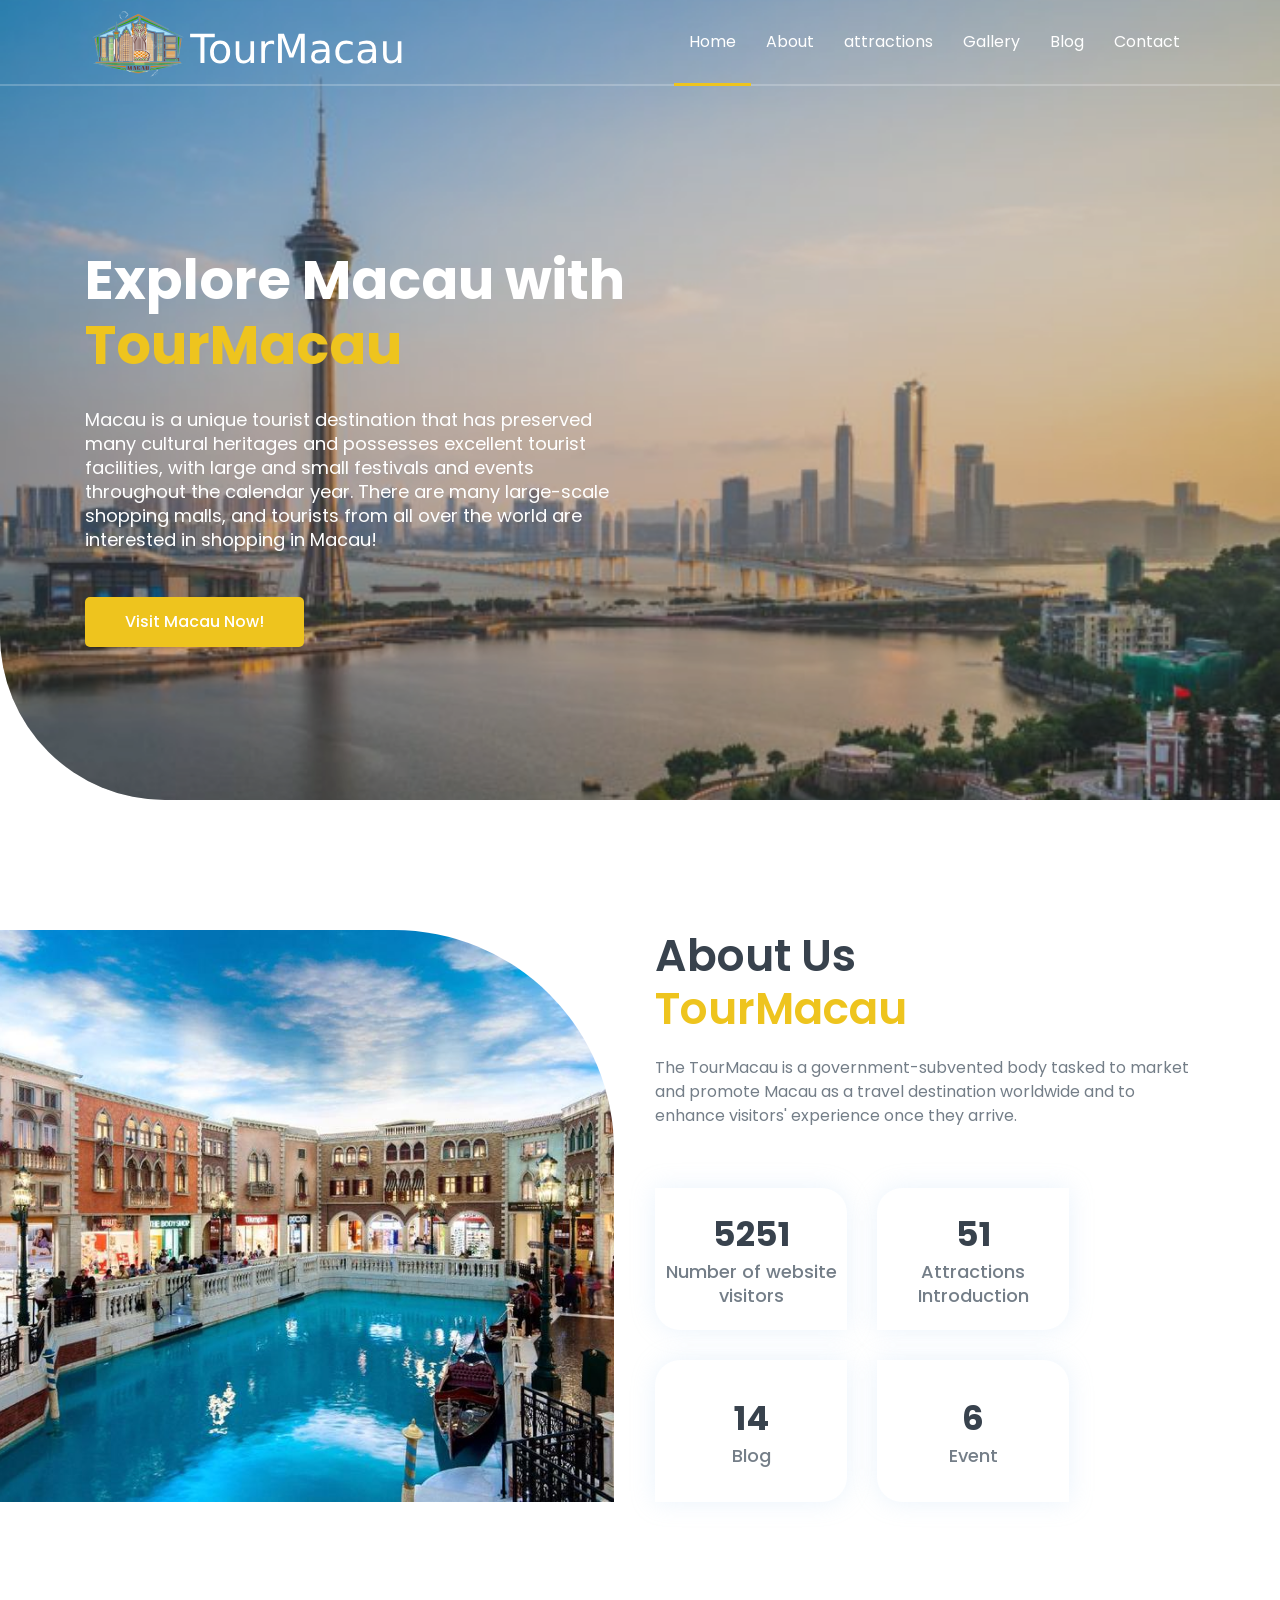
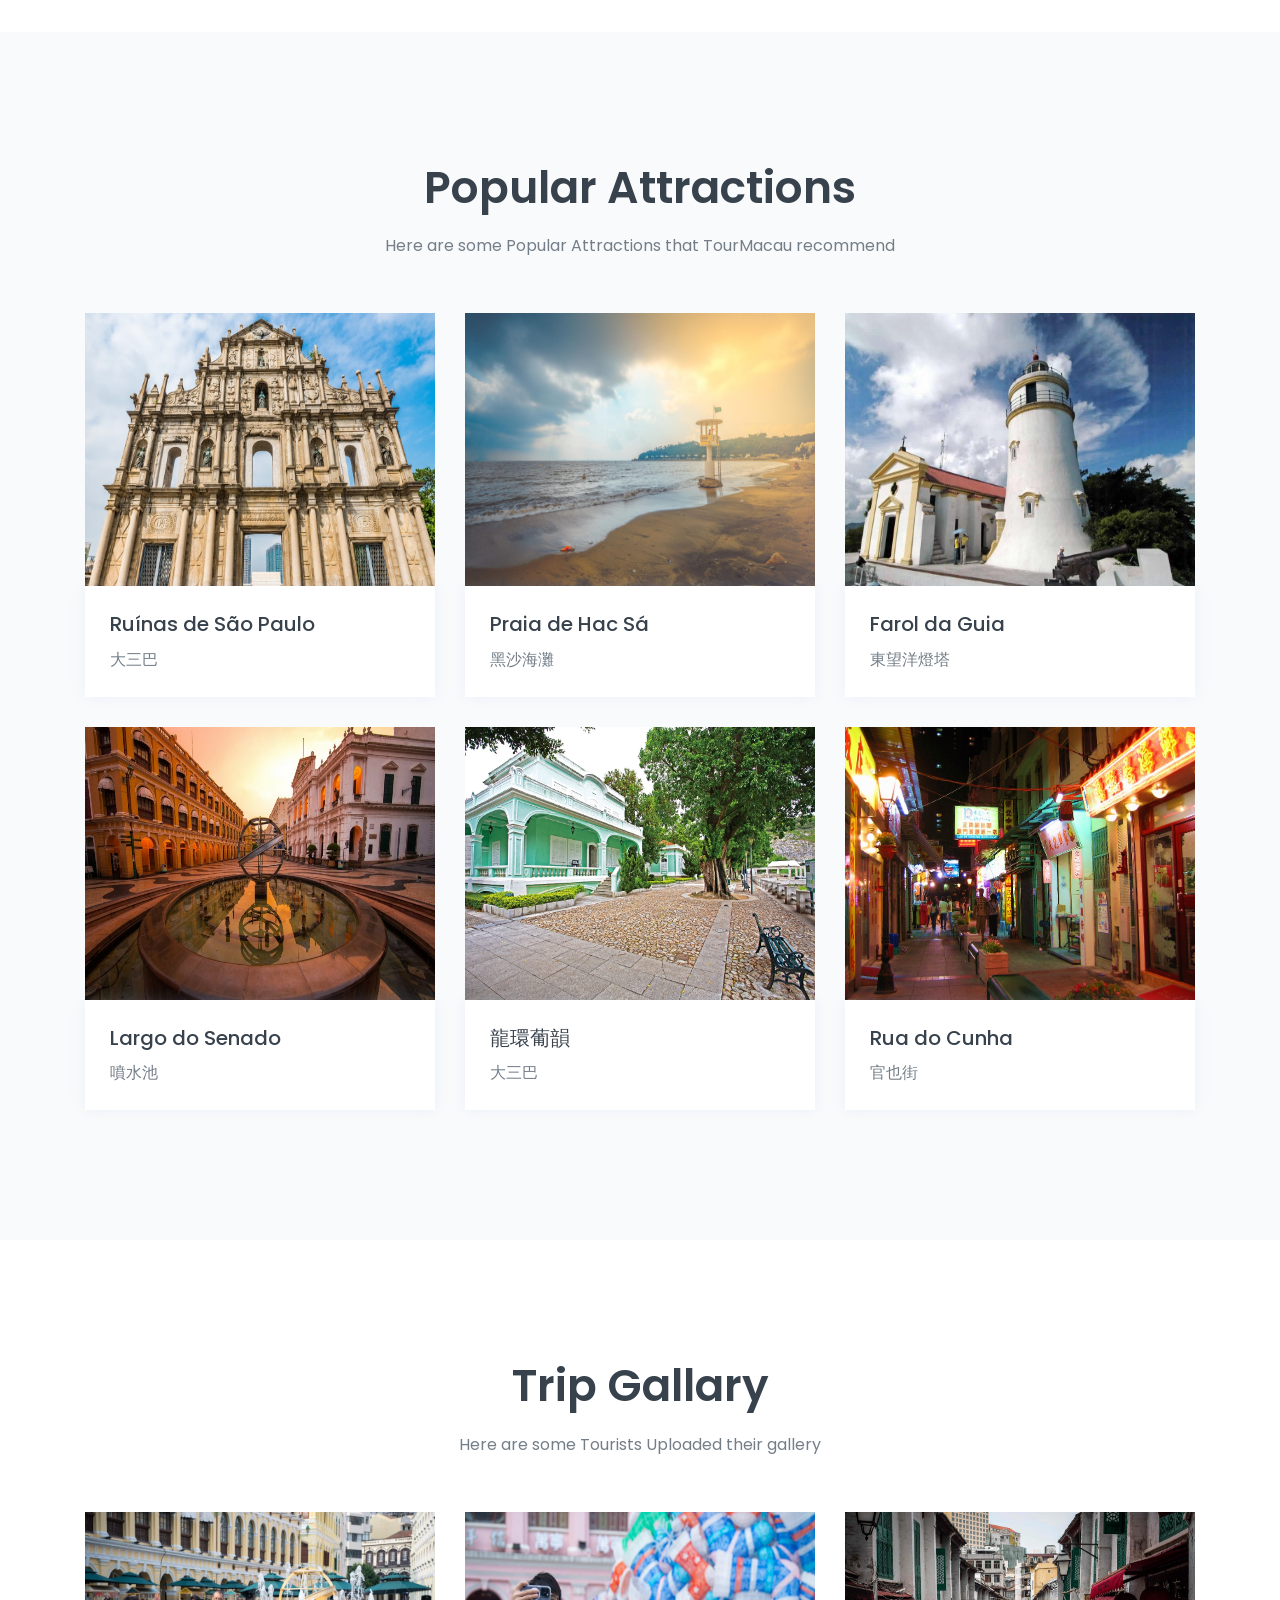
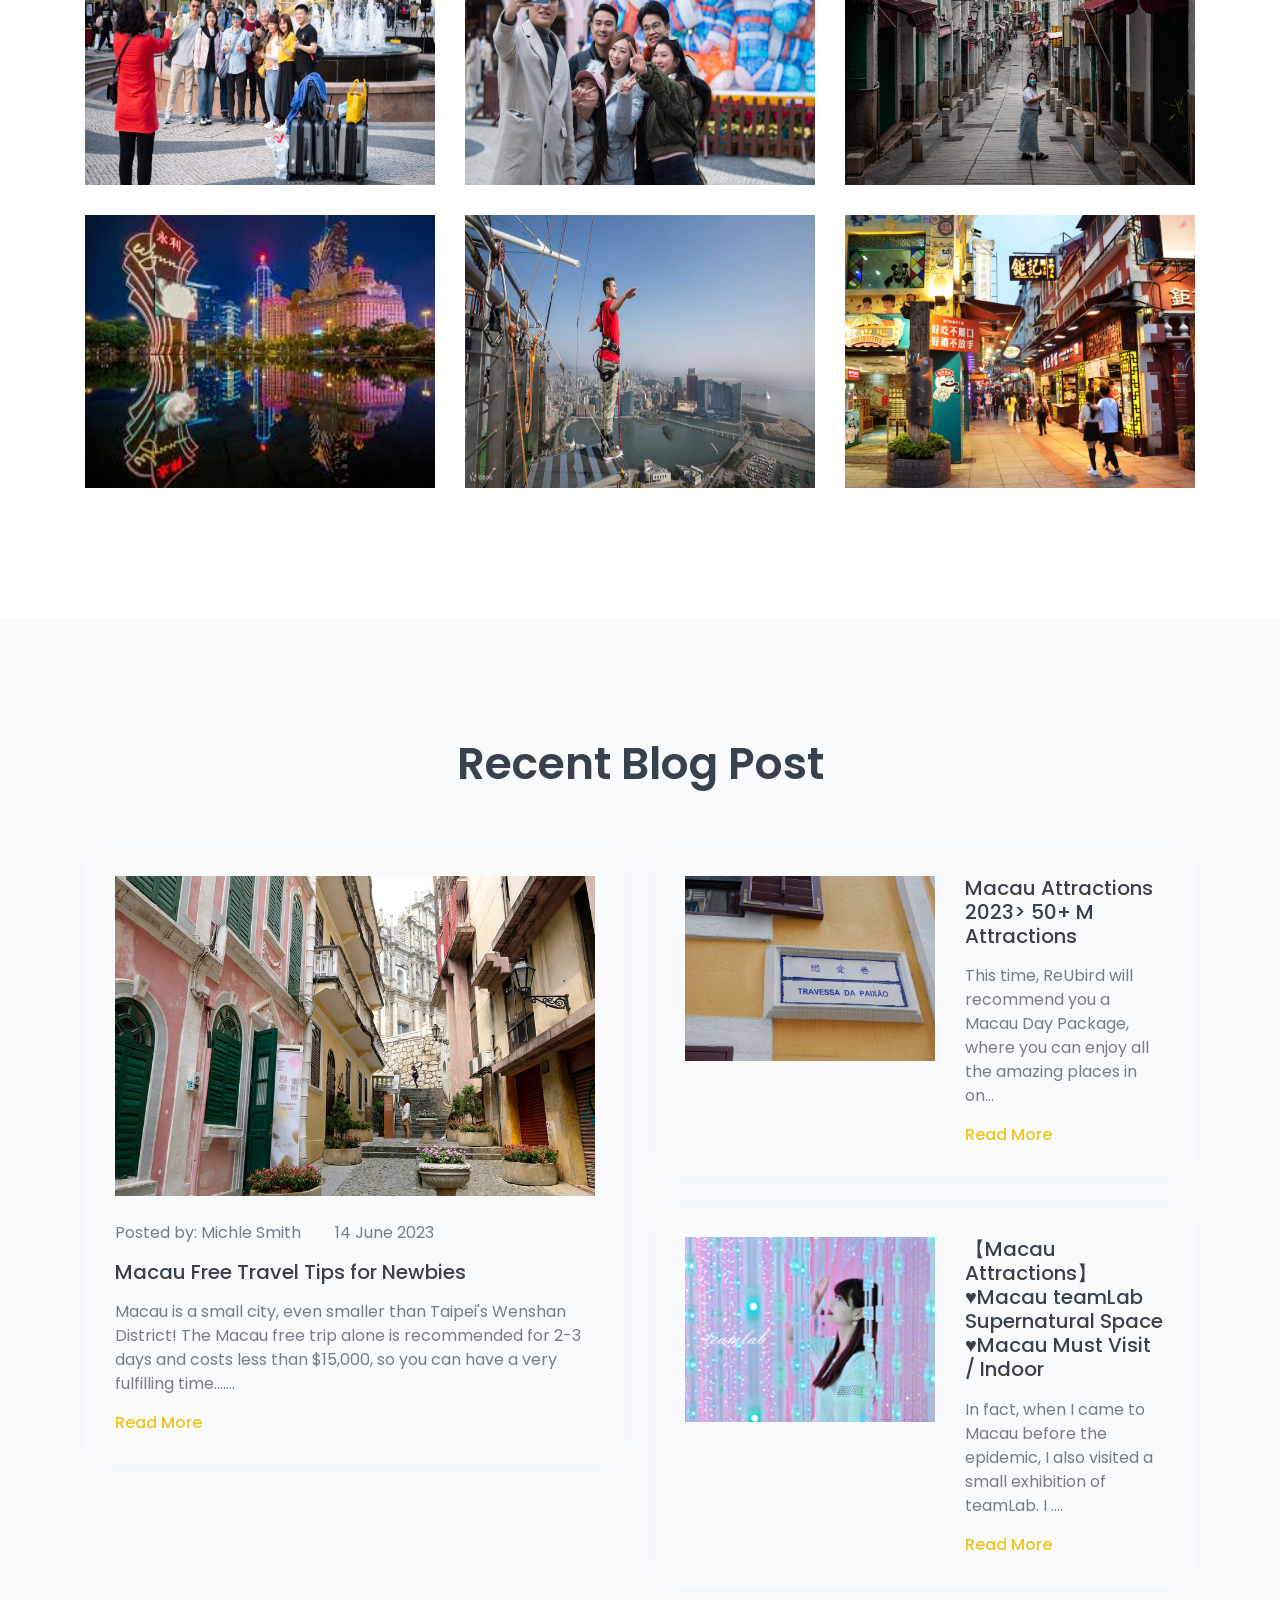
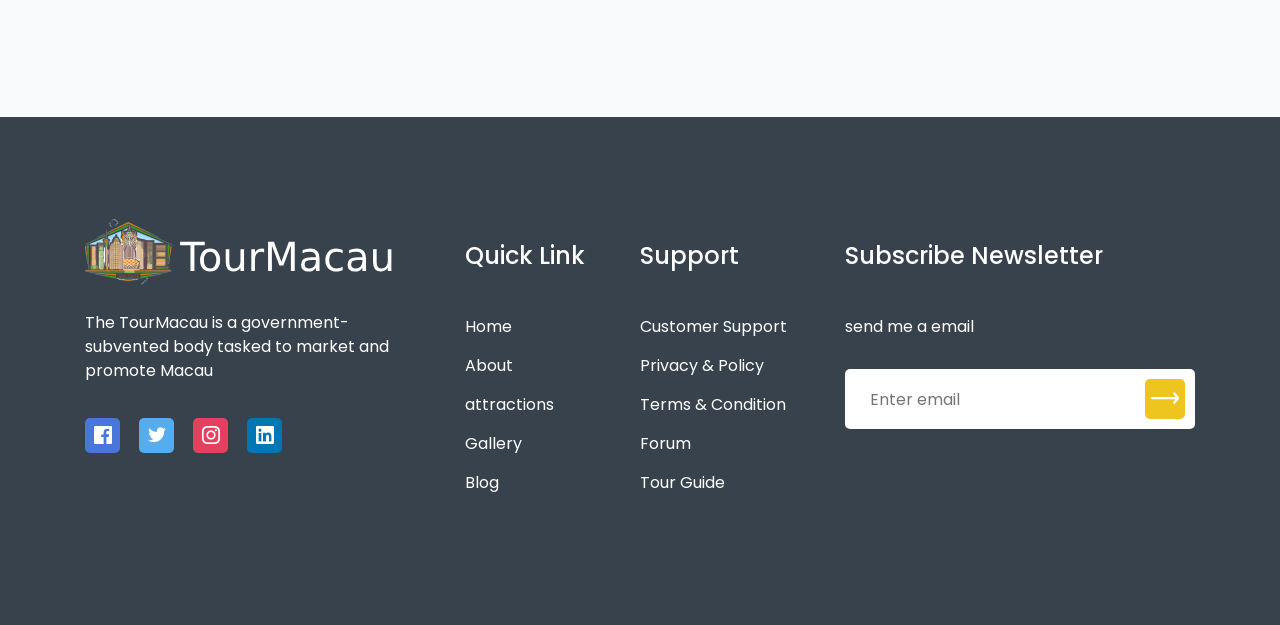
<file: index.html>
<!doctype html>
<html class="no-js" lang="en">

<head>
    <meta charset="utf-8">
    
    <!--====== Title ======-->
    <title>TourMacau </title>
    
    <meta name="description" content="">
    <meta name="viewport" content="width=device-width, initial-scale=1">

    <!--====== Favicon Icon ======-->
    <link rel="shortcut icon" href="assets/images/new.png" type="image/png">
    
	<link rel="stylesheet" href="assets/css/magnific-popup.css">
	<link rel="stylesheet" href="assets/css/slick.css">
        
    <!--====== Animate CSS ======-->
    <link rel="stylesheet" href="assets/css/animate.css">
        
    <!--====== Nice Select CSS ======-->
    <link rel="stylesheet" href="assets/css/nice-select.css">
        
        
    <!--====== Line Icons CSS ======-->
    <link rel="stylesheet" href="assets/css/LineIcons.2.0.css">
        
    <!--====== Bootstrap CSS ======-->
    <link rel="stylesheet" href="assets/css/bootstrap.4.5.2.min.css">
    
    <!--====== Default CSS ======-->
    <link rel="stylesheet" href="assets/css/default.css">
    
    <!--====== Style CSS ======-->
    <link rel="stylesheet" href="assets/css/style.css">
    
</head>

<body>


    <section class="header_area"> 
        <div class="header_navbar">
            <div class="container">
                <div class="row">
                    <div class="col-lg-12">
                        <nav class="navbar navbar-expand-lg">
                            <a class="navbar-brand" href="index.html">
                                <img src="assets/images/logo1.png" alt="Logo"  >
                            </a>
                            <button class="navbar-toggler" type="button" data-toggle="collapse" data-target="#navbarSupportedContent" aria-controls="navbarSupportedContent" aria-expanded="false" aria-label="Toggle navigation">
                                <span class="toggler-icon"></span>
                                <span class="toggler-icon"></span>
                                <span class="toggler-icon"></span>
                            </button>

                            <div class="collapse navbar-collapse sub-menu-bar" id="navbarSupportedContent">
                                <ul id="nav" class="navbar-nav ml-auto">
                                    <li class="nav-item active">
                                        <a class="page-scroll" href="#home">Home</a>
                                    </li>
                                    <li class="nav-item">
                                        <a class="page-scroll" href="#about">About</a>
                                    </li>
                                    <li class="nav-item">
                                        <a class="page-scroll" href="#packges">attractions</a>
                                    </li>
                            
                                    <li class="nav-item">
                                        <a class="page-scroll" href="#gallery">Gallery</a>
                                    </li>
                                    <li class="nav-item">
                                        <a class="page-scroll" href="#blog">Blog</a>
                                    </li>
                                    <li class="nav-item">
                                        <a class="page-scroll" href="#footer">Contact</a>
                                    </li>
                                </ul>
                            </div> 
                        </nav>
                    </div>
                </div> 
            </div> 
        </div> 

        <div id="home" class="header_slider">
            <div class="single_slider bg_cover d-flex align-items-center" style="background-image: url(assets/images/back.jpeg)">
                <div class="container">
                    <div class="row">
                        <div class="col-lg-6 col-md-8">
                            <div class="slider_content">
                                <h2 class="slider_title wow fadeInLeftBig" data-wow-duration="1.3s" data-wow-delay="0.2s">Explore Macau with<span> TourMacau</span></h2>
                                <p class="wow fadeInLeftBig" data-wow-duration="1.3s" data-wow-delay="0.5s">Macau is a unique tourist destination that has preserved many cultural heritages and possesses excellent tourist facilities, with large and small festivals and events throughout the calendar year. There are many large-scale shopping malls, and tourists from all over the world are interested in shopping in Macau!</p>
                               <a href="#" class="main-btn wow fadeInLeftBig" data-wow-duration="1.3s" data-wow-delay="0.8s">Visit Macau Now!</a>
                            </div> <!-- slider content -->
                        </div>
                    </div> <!-- row -->
                </div> <!-- container -->
            </div> <!-- single slider -->
        </div> <!-- header slider -->
    </section>

    <!--====== HEADER PART ENDS ======-->
    
    <!--====== ABOUT PART START ======-->

    <section id="about" class="about_area pt-130 pb-130">
        <div class="about_wrapper">
            <div class="about_image bg_cover" style="background-image: url(assets/images/wei.jpeg)"></div> <!-- about image -->
            <div class="container">
                <div class="row justify-content-end">
                    <div class="col-lg-6">
                        <div class="about_content">
                            <div class="section_title">
                                <h3 class="title">About Us <br>  <span>TourMacau</span></h3>
                                <p>The TourMacau  is a government-subvented body tasked to market and promote Macau as a travel destination worldwide and to enhance visitors' experience once they arrive.</p>
                            </div> <!-- section title -->
                        
                        </div> <!-- about content -->
                        <div class="about_counter d-flex flex-wrap">
                            <div class="single_counter counter_1 d-flex justify-content-center align-items-center wow fadeInUpBig" data-wow-duration="1.3s" data-wow-delay="0.2s">
                                <div class="counter_wrapper">
                                    <span class="counter">12503</span>
                                    <p>Number of website visitors</p>
                                </div> <!-- single wrapper -->
                            </div> <!-- single counter -->
                            
                            <div class="single_counter counter_2 d-flex justify-content-center align-items-center wow fadeInUpBig" data-wow-duration="1.3s" data-wow-delay="0.5s">
                                <div class="counter_wrapper">
                                    <span class="counter">122</span>
                                    <p>Attractions Introduction</p>
                                </div> <!-- single wrapper -->
                            </div> <!-- single counter -->
                            
                            <div class="single_counter counter_2 d-flex justify-content-center align-items-center wow fadeInUpBig" data-wow-duration="1.3s" data-wow-delay="0.8s">
                                <div class="counter_wrapper">
                                    <span class="counter">35</span>
                                    <p>Blog</p>
                                </div> <!-- single wrapper -->
                            </div> <!-- single counter -->
                            
                            <div class="single_counter counter_1 d-flex justify-content-center align-items-center wow fadeInUpBig" data-wow-duration="1.3s" data-wow-delay="1.1s">
                                <div class="counter_wrapper">
                                    <span class="counter">15</span>
                                    <p>Event</p>
                                </div> <!-- single wrapper -->
                            </div> <!-- single counter -->
                        </div> <!-- about_counter -->
                    </div>
                </div> <!-- row -->
            </div> <!-- container -->
        </div> <!-- about wrapper -->
    </section>

    <!--====== ABOUT PART ENDS ======-->
    
    <!--====== DESTINATION PART START ======-->

<section id=packges class="destination_area pt-130 pb-130">
  <div class=container>
    <div class="row justify-content-center">
      <div class=col-lg-6>
        <div class="section_title text-center pb-25">
          <h3 class=title>Popular Attractions</h3>
          <p>Here are some Popular Attractions that TourMacau recommend</p>
        </div>
      </div>
    </div>
    <div class=row>
      <div class="col-lg-4 col-md-6">
        <div class="single_destination mt-30 wow fadeIn" data-wow-duration=1.3s data-wow-delay=0.2s>
          <div class=destination_image> <img src="assets/images/mo1.jpg" alt=Destination> </div>
          <div class=destination_content>
            <h4 class=title><a href="javascript:void(0)">Ruínas de São Paulo</a></h4>
            <p class=price>大三巴</p>
            </div>
        </div>
      </div>
      <div class="col-lg-4 col-md-6">
        <div class="single_destination mt-30 wow fadeIn" data-wow-duration=1.3s data-wow-delay=0.5s>
          <div class=destination_image> <img src="assets/images/mo2.jpeg" alt=Destination> </div>
          <div class=destination_content> 
            <h4 class=title><a href="javascript:void(0)">Praia de Hac Sá</a></h4>
            <p class=price>黑沙海灘</p>
            </div>
        </div>
      </div>
      <div class="col-lg-4 col-md-6">
        <div class="single_destination mt-30 wow fadeIn" data-wow-duration=1.3s data-wow-delay=0.8s>
          <div class=destination_image> <img src="assets/images/mo3.jpeg" alt=Destination> </div>
          <div class=destination_content> 
            <h4 class=title><a href="javascript:void(0)">Farol da Guia</a></h4>
            <p class=price>東望洋燈塔</p>
          </div>
        </div>
      </div>
      <div class="col-lg-4 col-md-6">
        <div class="single_destination mt-30 wow fadeIn" data-wow-duration=1.3s data-wow-delay=0.2s>
          <div class=destination_image> <img src="assets/images/mo4.jpeg" alt=Destination> </div>
          <div class=destination_content> 
            <h4 class=title><a href="javascript:void(0)">Largo do Senado</a></h4>
            <p class=price>噴水池</p>
          </div>
        </div>
      </div>
      <div class="col-lg-4 col-md-6">
        <div class="single_destination mt-30 wow fadeIn" data-wow-duration=1.3s data-wow-delay=0.5s>
          <div class=destination_image> <img src="assets/images/mo5.jpeg" alt=Destination> </div>
          <div class=destination_content> 
            <h4 class=title><a href="javascript:void(0)">龍環葡韻</a></h4>
            <p class=price>大三巴</p>
            </div>
        </div>
      </div>
      <div class="col-lg-4 col-md-6">
        <div class="single_destination mt-30 wow fadeIn" data-wow-duration=1.3s data-wow-delay=0.8s>
          <div class=destination_image> <img src="assets/images/mo6.jpeg" alt=Destination> </div>
          <div class=destination_content> 
            <h4 class=title><a href="javascript:void(0)">Rua do Cunha</a></h4>
            <p class=price>官也街</p>
           </div>
        </div>
      </div>
    </div>
  </div>
</section>

<section id=gallery class="gallery_area pt-120 pb-130">
  <div class=container>
    <div class="row justify-content-center">
      <div class=col-lg-6>
        <div class="section_title text-center pb-25">
          <h3 class=title>Trip Gallary</h3>
          <p>Here are some Tourists Uploaded their gallery</p>
        </div>
      </div>
    </div>
  <div class=row>
      <div class="col-lg-4 col-md-6">
        <div class="single_destination mt-30 wow fadeIn" data-wow-duration=1.3s data-wow-delay=0.2s>
          <div class=destination_image> <img src="assets/images/g1.jpeg" alt=gallery> <a class=image-popup href="assets/images/g1.jpeg"><i class="lni lni-plus"></i></a></div>
        </div>
      </div>
      <div class="col-lg-4 col-md-6">
        <div class="single_destination mt-30 wow fadeIn" data-wow-duration=1.3s data-wow-delay=0.5s>
            <div class=destination_image> <img src="assets/images/g2.jpg" alt=gallery> <a class=image-popup href="assets/images/g2.jpg"><i class="lni lni-plus"></i></a></div>
        </div>
      </div>
      <div class="col-lg-4 col-md-6">
        <div class="single_destination mt-30 wow fadeIn" data-wow-duration=1.3s data-wow-delay=0.8s>
          <div class=destination_image> <img src="assets/images/g3.webp" alt=gallery> <a class=image-popup href="assets/images/g3.webp"><i class="lni lni-plus"></i></a></div>
        </div>
      </div>
      <div class="col-lg-4 col-md-6">
        <div class="single_destination mt-30 wow fadeIn" data-wow-duration=1.3s data-wow-delay=0.2s>
         <div class=destination_image> <img src="assets/images/g4.jpeg" alt=gallery> <a class=image-popup href="assets/images/g4.jpeg"><i class="lni lni-plus"></i></a></div>
        </div>
      </div>
      <div class="col-lg-4 col-md-6">
        <div class="single_destination mt-30 wow fadeIn" data-wow-duration=1.3s data-wow-delay=0.5s>
            <div class=destination_image> <img src="assets/images/g5.jpeg" alt=gallery> <a class=image-popup href="assets/images/g5.jpeg"><i class="lni lni-plus"></i></a></div>
        </div>
      </div>
      <div class="col-lg-4 col-md-6">
        <div class="single_destination mt-30 wow fadeIn" data-wow-duration=1.3s data-wow-delay=0.8s>
           <div class=destination_image> <img src="assets/images/g6.avif" alt=gallery> <a class=image-popup href="assets/images/g6.avif"><i class="lni lni-plus"></i></a></div>
         
        </div>
      </div>
    </div>
  </div>
</section>


    <section id="blog" class="blog_area pt-120 pb-130">
        <div class="container">
            <div class="row justify-content-center">
                <div class="col-lg-6">
                    <div class="section_title text-center pb-25">
                        <h3 class="title">Recent Blog Post</h3>
                       
                    </div> <!-- section title -->
                </div>
            </div> <!-- row -->
            <div class="row">
                <div class="col-lg-6">
                    <div class="single_blog mt-30">
                        <div class="blog_image">
                            <img src="assets/images/b1.jpeg" width=100% alt="blog">
                        </div>
                        <div class="blog_content">
                            <div class="blog_meta">
                                <ul>
                                    <li>Posted by: <a href="javascript:void(0)">Michle Smith</a></li>
                                    <li>14 June 2023</li>
                                </ul>
                            </div>
                            <h4 class="blog_title"><a href="javascript:void(0)">Macau Free Travel Tips for Newbies</a></h4>
                            <p>Macau is a small city, even smaller than Taipei's Wenshan District! The Macau free trip alone is recommended for 2-3 days and costs less than $15,000, so you can have a very fulfilling time.......</p>
                             <div class="more" onclick="myfunction()">Read More
                           <span class="popuptext" id="myPopup">ReadMore function isn't supporting</span>
                           </div>
                        </div>
                    </div> <!-- single blog -->
                </div>
                <div class="col-lg-6">
                    <div class="single_blog d-sm-flex mt-30">
                        <div class="blog_image">
                            <img src="assets/images/b2.jpeg" alt="blog" width="250px" height="185px">
                        </div>
                        <div class="blog_content blog_content_2 media-body">
                            <h4 class="blog_title"><a href="javascript:void(0)">Macau Attractions 2023> 50+ M Attractions</a></h4>
                            <p>This time, ReUbird will recommend you a Macau Day Package, where you can enjoy all the amazing places in on...</p>
                             <div class="more" onclick="myfunction1()">Read More
                           <span class="popuptext1" id="myPopup1">ReadMore function isn't supporting</span>
                           </div>
                        </div>
                    </div> <!-- single blog -->
                    
                    <div class="single_blog d-sm-flex mt-30">
                        <div class="blog_image">
                            <img src="assets/images/b3.jpeg" alt="blog" width="250px" height="185px">
                        </div>
                        <div class="blog_content blog_content_2 media-body">
                            <h4 class="blog_title"><a href="javascript:void(0)">【Macau Attractions】♥Macau teamLab Supernatural Space ♥Macau Must Visit / Indoor</a></h4>
                            <p> In fact, when I came to Macau before the epidemic, I also visited a small exhibition of teamLab.
I ....</p>
                            <div class="more" onclick="myfunction2()">Read More
                           <span class="popuptext2" id="myPopup2">ReadMore function isn't supporting</span>
                           </div>
                        </div>
                    </div> <!-- single blog -->
                </div>
            </div> <!-- row -->
        </div> <!-- container -->
    </section>

    <!--====== BLOG PART ENDS ======-->
    
    <!--====== CONTACT PART START ======-->

  

    <section id="footer" class="footer_area">
        <div class="footer_widget pt-80 pb-130">
            <div class="container">
                <div class="row">
                    <div class="col-lg-4 col-md-6 order-md-1 order-lg-1">
                        <div class="footer_about mt-50">
                            <div class="footerimg"><a href="#"><img src="assets/images/logo1test.png" alt="logo"></a></div>
                            <p>The TourMacau  is a government-subvented body tasked to market and promote Macau </p>
                            <ul class="social">
                                <li><a class="social_1" href="https://www.facebook.com/" target="_blank"><i class="lni lni-facebook-original"></i></a></li>
                                <li><a class="social_2" href="https://www.twitter.com/" target="_blank"><i class="lni lni-twitter-original"></i></a></li>
                                <li><a class="social_3" href="https://www.instagram.com/" target="_blank"><i class="lni lni-instagram-original"></i></a></li>
                                <li><a class="social_4" href="https://www.linkedin.com/" target="_blank"><i class="lni lni-linkedin-original"></i></a></li>
                            </ul>
                        </div> <!-- footer about -->
                    </div>
                    <div class="col-lg-4 col-md-12 order-md-3 order-lg-2">
                        <div class="footer_link_wrapper d-flex flex-wrap">
                            <div class="footer_link mt-45">
                                <h4 class="footer_title">Quick Link</h4>
                                <ul class="link">
                                    <li><a href="#home">Home</a></li>
                                    <li><a href="#about">About</a></li>
                                    <li><a href="#packges">attractions</a></li>
                                    <li><a href="#gallery">Gallery</a></li>
                                    <li><a href="#blog">Blog</a></li>
                                </ul>
                            </div> <!-- footer link -->
                            <div class="footer_link mt-45">
                                <h4 class="footer_title">Support</h4>
                                <ul class="link">
                                   <div class="trytry" onclick="myf()"> <li><a>Customer Support</a></li>
                                    <span class="popuplink" id="mylink">Customer Support function not support</span>
                                </div>
                                    <div class="trytry" onclick="myf1()">  <li><a>Privacy & Policy</a></li>
                                    <span class="popuplink1" id="mylink1">Privacy & Policy function not support</span>
                                </div>
                                <div class="trytry" onclick="myf2()">  <li><a>Terms & Condition</a></li>
                                <span class="popuplink2" id="mylink2">Terms & Condition function not support</span>
                                </div>
                                  <div class="trytry" onclick="myf3()"><li><a>Forum</a></li>
                                     <span class="popuplink3" id="mylink3">Forum function not support</span>
                                </div>
                                  <div class="trytry" onclick="myf4()">  <li><a>Tour Guide</a></li>
                                     <span class="popuplink4" id="mylink4">Tour Guide not support</span>
                                  </div>
                                </ul>
                            </div> <!-- footer link -->
                        </div> <!-- footer link wrapper -->
                    </div>
                    <div class="col-lg-4 col-md-6 order-md-2 order-lg-3">
                        <div class="footer_subscribe mt-45">
                            <h4 class="footer_title">Subscribe Newsletter</h4>
                            <p>send me a email</p>
                            <div class="subscribe_form">
                                <form action="#">
                                    <input type="text" placeholder="Enter email">
                                    <button><i class="lni lni-arrow-right"></i></button>
                                </form>
                            </div>
                        </div> <!-- footer subscribe -->
                    </div>
                </div> <!-- row -->
            </div> <!-- container -->
        </div> <!-- footer widget -->
    </section>


    <!--====== Jquery js ======-->
    <script src="assets/js/vendor/jquery-1.12.4.min.js"></script>
    <script src="assets/js/vendor/modernizr-3.7.1.min.js"></script>
    
    <!--====== Bootstrap js ======-->
    <script src="assets/js/popper.min.js"></script>
    <script src="assets/js/bootstrap.4.5.2.min.js"></script>
	
	<script src="assets/js/slick.min.js"></script>
	<script src="assets/js/ajax-contact.js"></script>
	<script src="assets/js/jquery.magnific-popup.min.js"></script>

    
    <!--====== Scrolling Nav js ======-->
    <script src="assets/js/jquery.easing.min.js"></script>
    <script src="assets/js/scrolling-nav.js"></script>
    
    <!--====== Counter Up js ======-->
    <script src="assets/js/waypoints.min.js"></script>
    <script src="assets/js/jquery.counterup.min.js"></script>
    
    <!--====== Nice Select js ======-->
    <script src="assets/js/jquery.nice-select.min.js"></script>
    
    <!--====== WOW js ======-->
    <script src="assets/js/wow.min.js"></script>
    
    <!--====== Main js ======-->
    <script src="assets/js/main.js"></script>
    
</body>

</html>
</file>
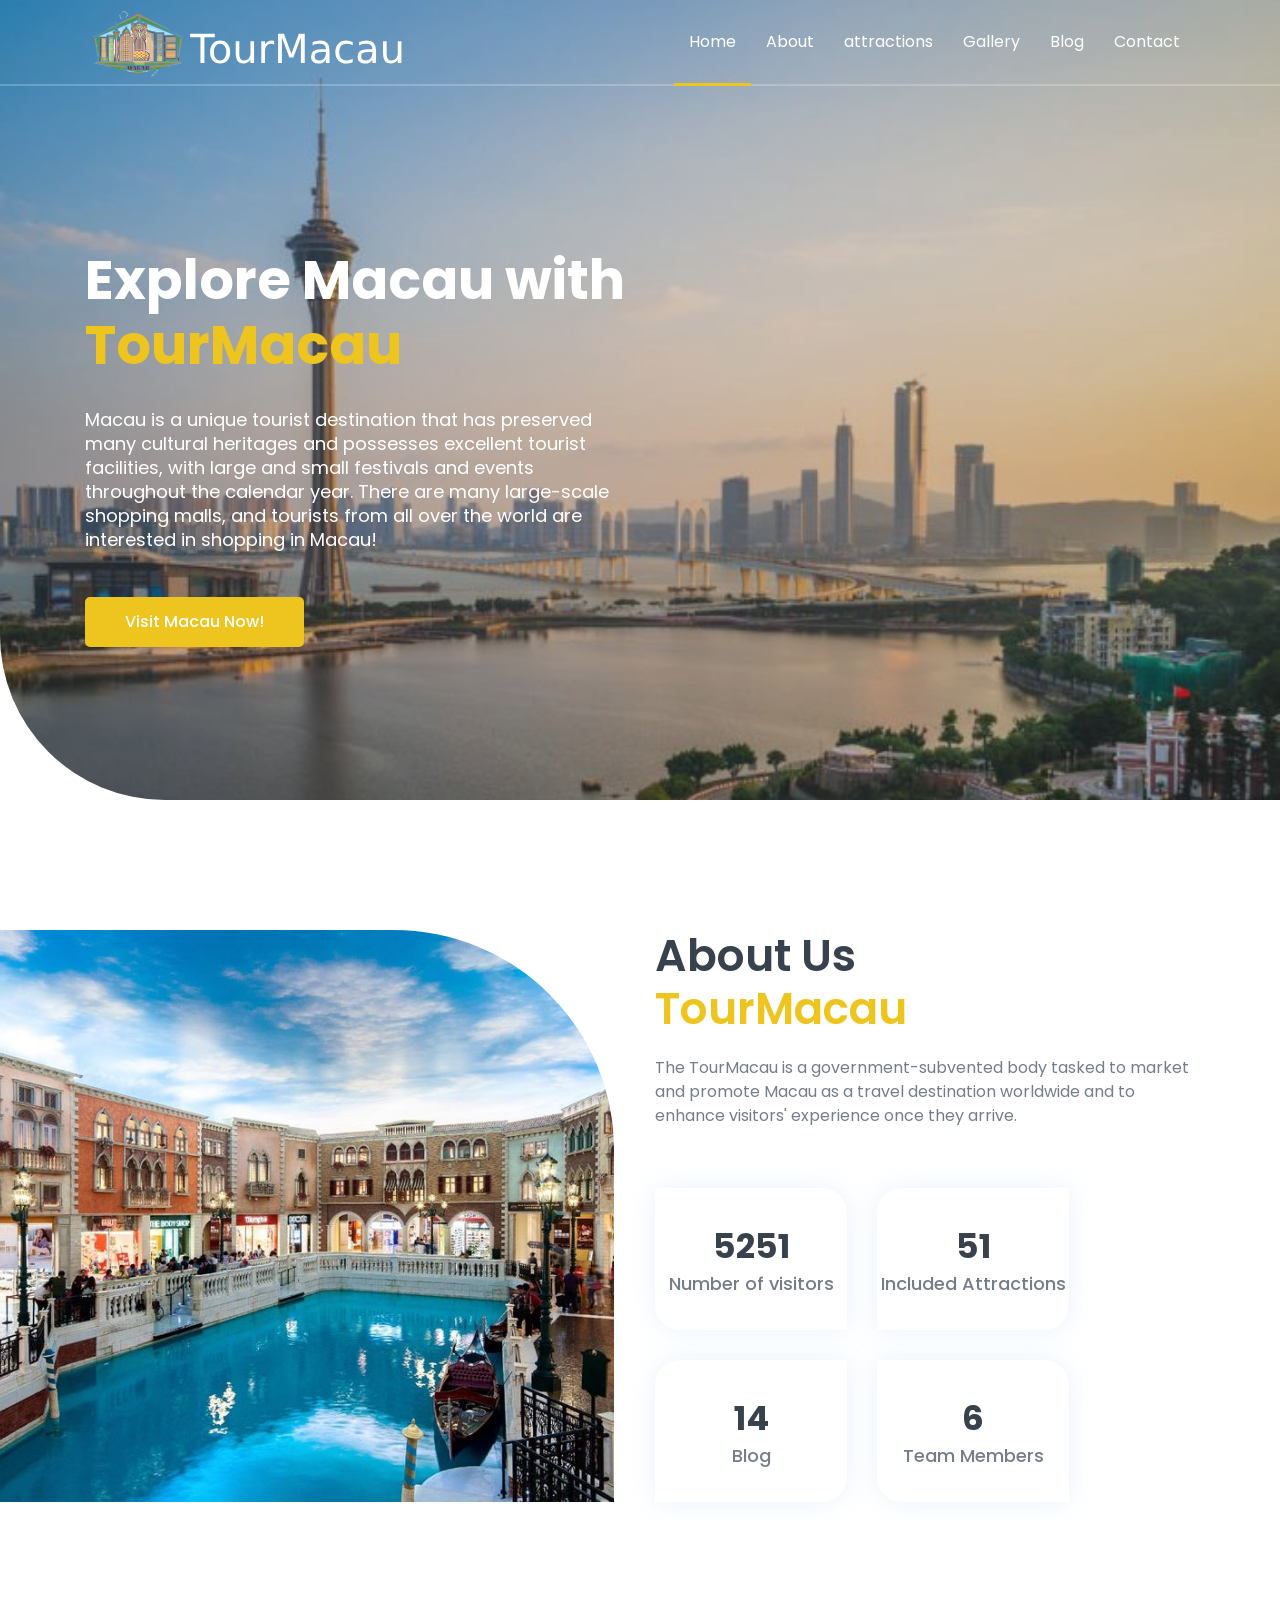
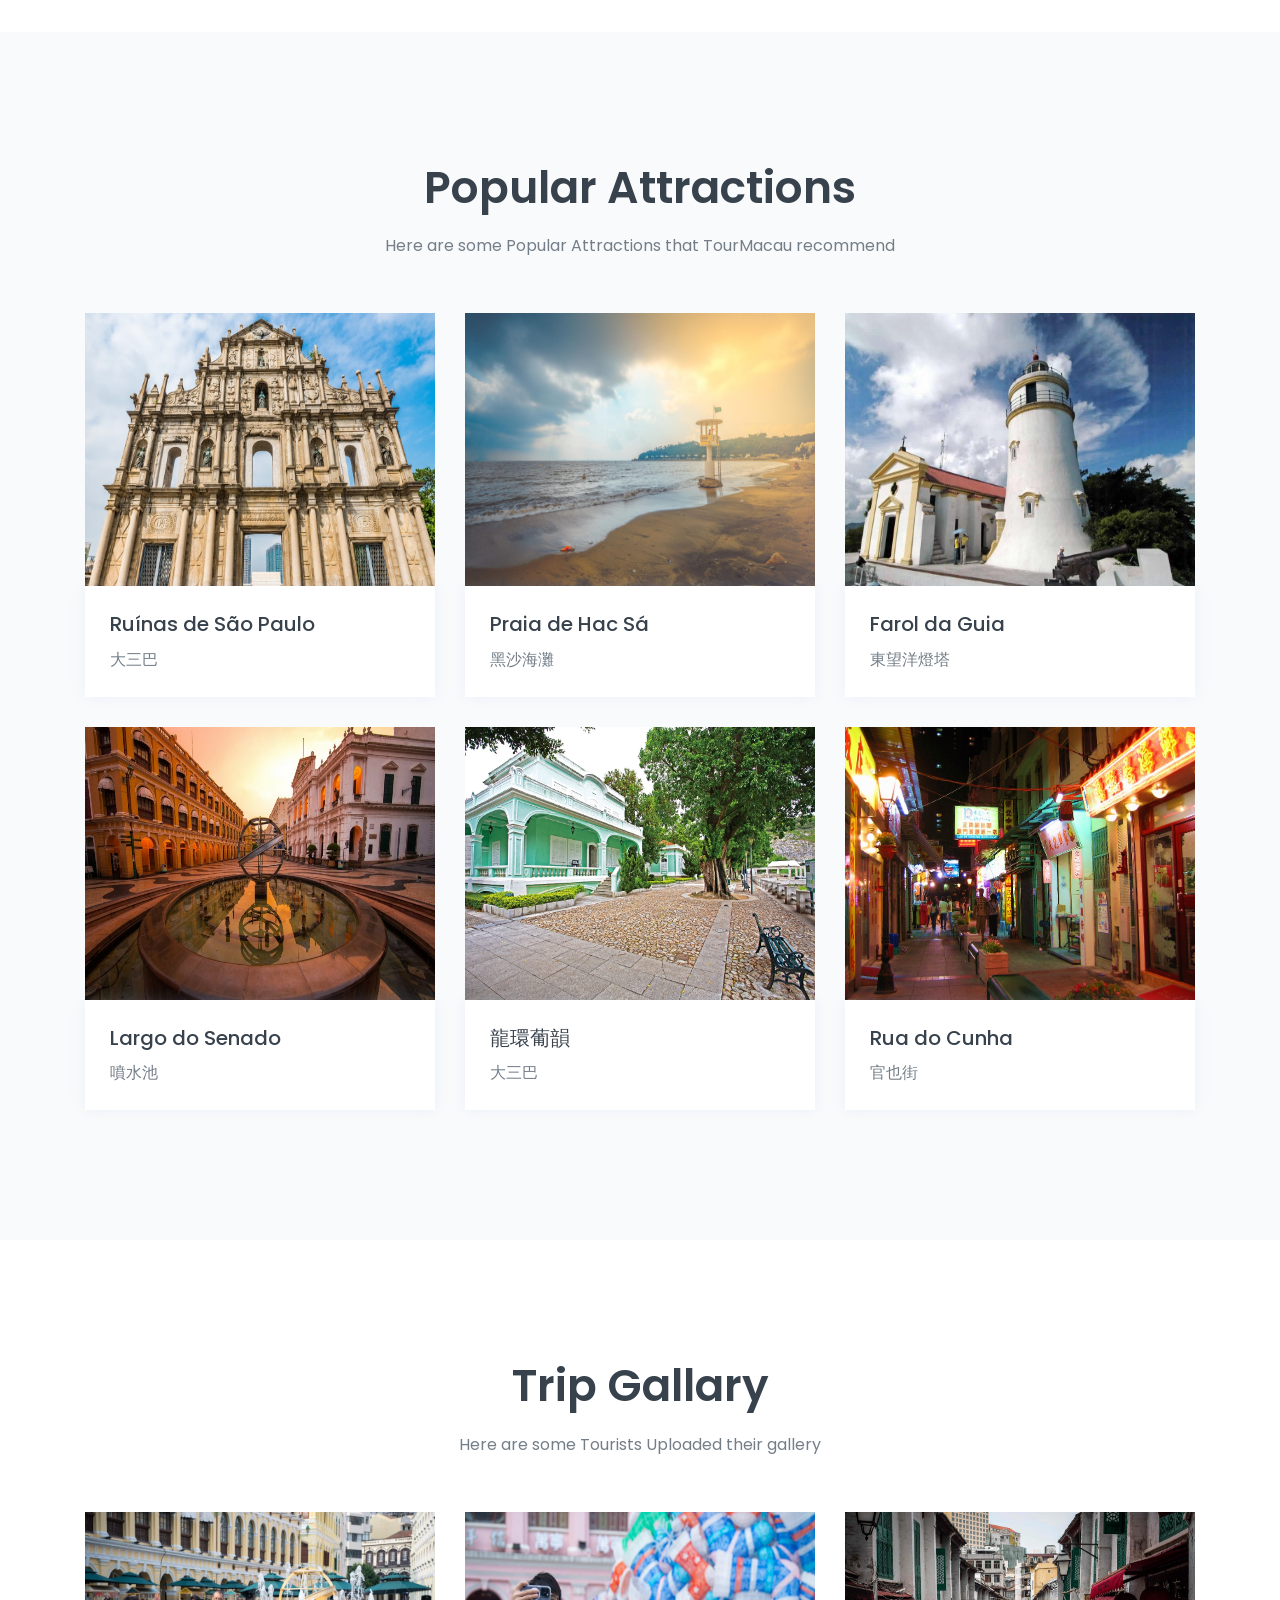
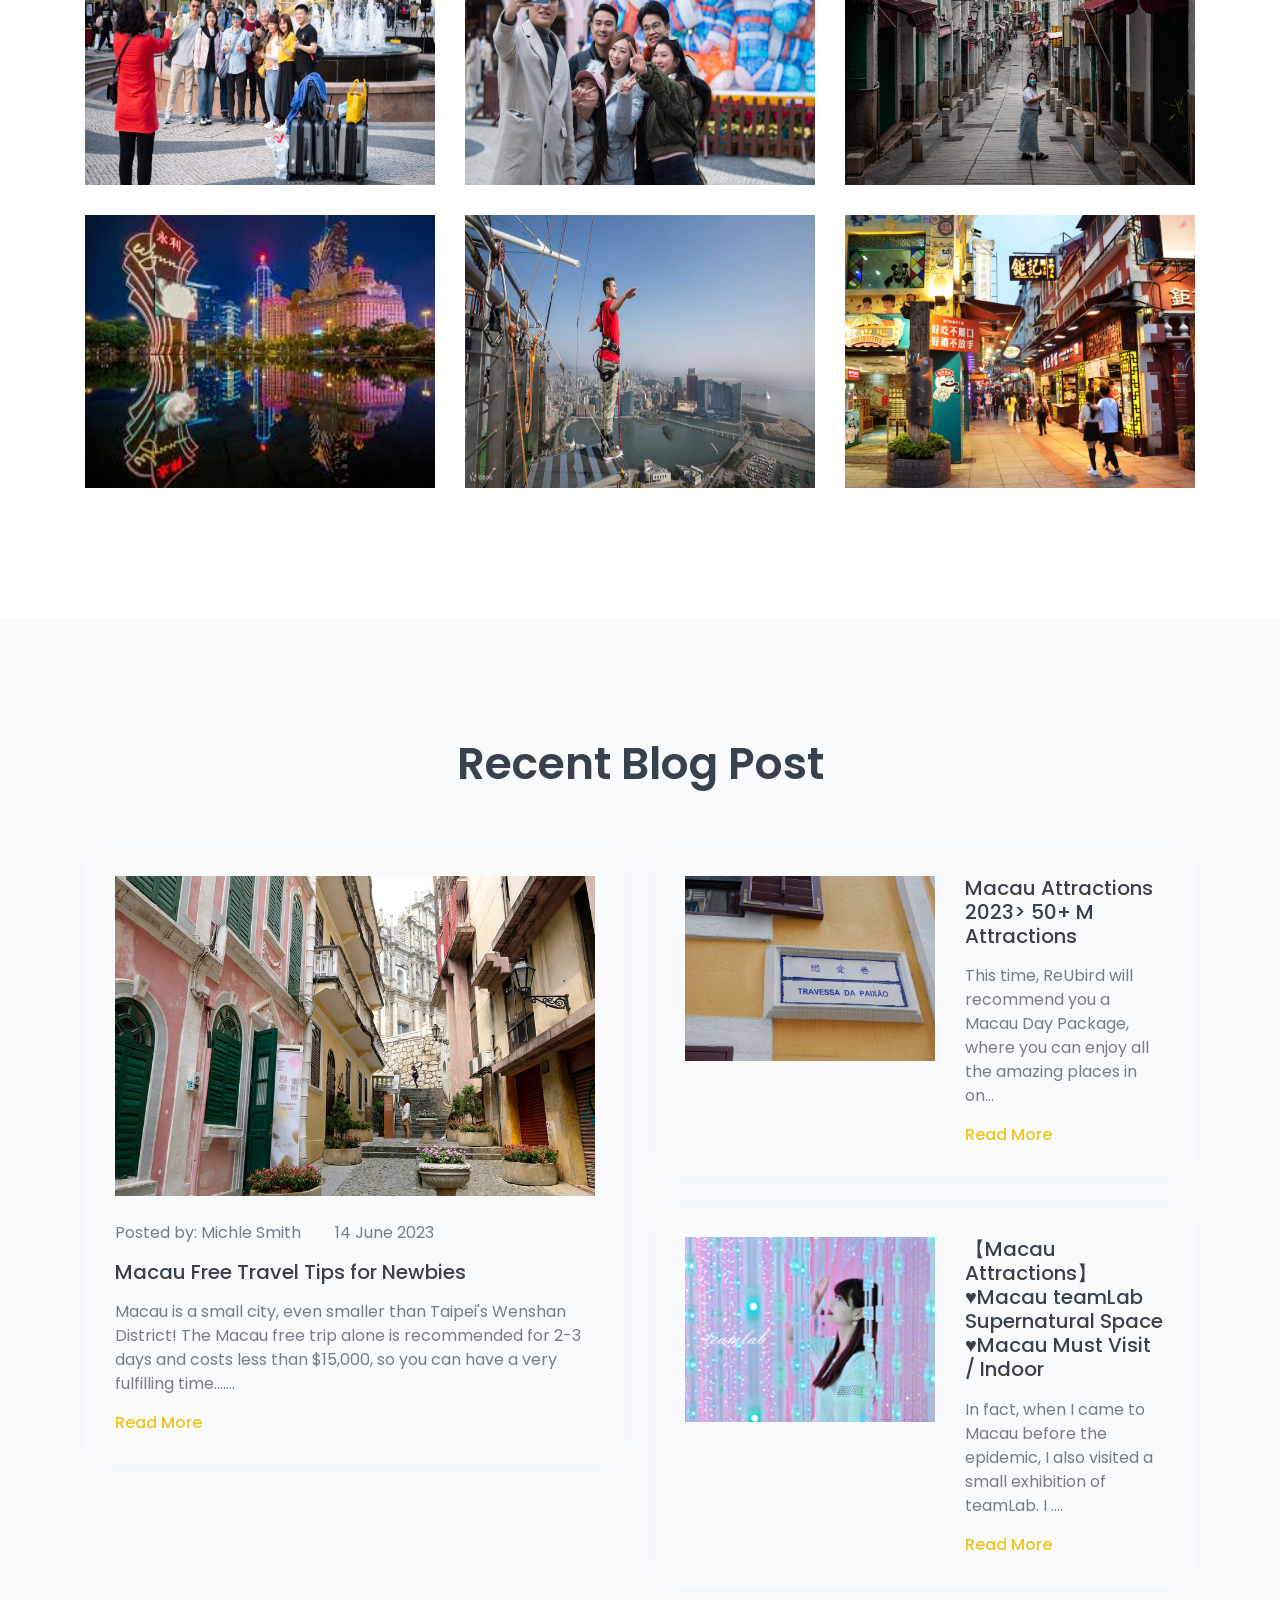
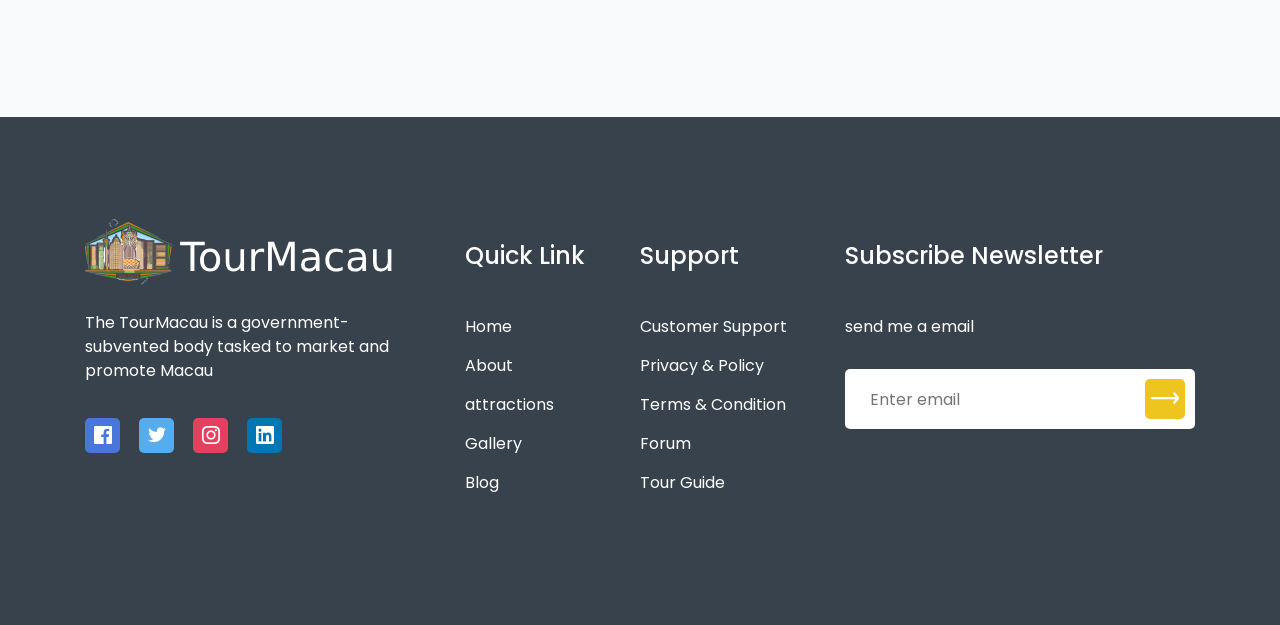
<file: html/index.html>
<!doctype html>
<html class="no-js" lang="en">

<head>
    <meta charset="utf-8">
    
    <!--====== Title ======-->
    <title>TourMacau </title>
    
    <meta name="description" content="">
    <meta name="viewport" content="width=device-width, initial-scale=1">

    <!--====== Favicon Icon ======-->
    <link rel="shortcut icon" href="assets/images/new.png" type="image/png">
    
	<link rel="stylesheet" href="assets/css/magnific-popup.css">
	<link rel="stylesheet" href="assets/css/slick.css">
        
    <!--====== Animate CSS ======-->
    <link rel="stylesheet" href="assets/css/animate.css">
        
    <!--====== Nice Select CSS ======-->
    <link rel="stylesheet" href="assets/css/nice-select.css">
        
        
    <!--====== Line Icons CSS ======-->
    <link rel="stylesheet" href="assets/css/LineIcons.2.0.css">
        
    <!--====== Bootstrap CSS ======-->
    <link rel="stylesheet" href="assets/css/bootstrap.4.5.2.min.css">
    
    <!--====== Default CSS ======-->
    <link rel="stylesheet" href="assets/css/default.css">
    
    <!--====== Style CSS ======-->
    <link rel="stylesheet" href="assets/css/style.css">
    
</head>

<body>


    <section class="header_area"> 
        <div class="header_navbar">
            <div class="container">
                <div class="row">
                    <div class="col-lg-12">
                        <nav class="navbar navbar-expand-lg">
                            <a class="navbar-brand" href="index.html">
                                <img src="assets/images/logo1.png" alt="Logo"  >
                            </a>
                            <button class="navbar-toggler" type="button" data-toggle="collapse" data-target="#navbarSupportedContent" aria-controls="navbarSupportedContent" aria-expanded="false" aria-label="Toggle navigation">
                                <span class="toggler-icon"></span>
                                <span class="toggler-icon"></span>
                                <span class="toggler-icon"></span>
                            </button>

                            <div class="collapse navbar-collapse sub-menu-bar" id="navbarSupportedContent">
                                <ul id="nav" class="navbar-nav ml-auto">
                                    <li class="nav-item active">
                                        <a class="page-scroll" href="#home">Home</a>
                                    </li>
                                    <li class="nav-item">
                                        <a class="page-scroll" href="#about">About</a>
                                    </li>
                                    <li class="nav-item">
                                        <a class="page-scroll" href="#packges">attractions</a>
                                    </li>
                            
                                    <li class="nav-item">
                                        <a class="page-scroll" href="#gallery">Gallery</a>
                                    </li>
                                    <li class="nav-item">
                                        <a class="page-scroll" href="#blog">Blog</a>
                                    </li>
                                    <li class="nav-item">
                                        <a class="page-scroll" href="#footer">Contact</a>
                                    </li>
                                </ul>
                            </div> 
                        </nav>
                    </div>
                </div> 
            </div> 
        </div> 

        <div id="home" class="header_slider">
            <div class="single_slider bg_cover d-flex align-items-center" style="background-image: url(assets/images/back.jpeg)">
                <div class="container">
                    <div class="row">
                        <div class="col-lg-6 col-md-8">
                            <div class="slider_content">
                                <h2 class="slider_title wow fadeInLeftBig" data-wow-duration="1.3s" data-wow-delay="0.2s">Explore Macau with<span> TourMacau</span></h2>
                                <p class="wow fadeInLeftBig" data-wow-duration="1.3s" data-wow-delay="0.5s">Macau is a unique tourist destination that has preserved many cultural heritages and possesses excellent tourist facilities, with large and small festivals and events throughout the calendar year. There are many large-scale shopping malls, and tourists from all over the world are interested in shopping in Macau!</p>
                               <a href="#" class="main-btn wow fadeInLeftBig" data-wow-duration="1.3s" data-wow-delay="0.8s">Visit Macau Now!</a>
                            </div> <!-- slider content -->
                        </div>
                    </div> <!-- row -->
                </div> <!-- container -->
            </div> <!-- single slider -->
        </div> <!-- header slider -->
    </section>

    <!--====== HEADER PART ENDS ======-->
    
    <!--====== ABOUT PART START ======-->

    <section id="about" class="about_area pt-130 pb-130">
        <div class="about_wrapper">
            <div class="about_image bg_cover" style="background-image: url(assets/images/wei.jpeg)"></div> <!-- about image -->
            <div class="container">
                <div class="row justify-content-end">
                    <div class="col-lg-6">
                        <div class="about_content">
                            <div class="section_title">
                                <h3 class="title">About Us <br>  <span>TourMacau</span></h3>
                                <p>The TourMacau  is a government-subvented body tasked to market and promote Macau as a travel destination worldwide and to enhance visitors' experience once they arrive.</p>
                            </div> <!-- section title -->
                        
                        </div> <!-- about content -->
                        <div class="about_counter d-flex flex-wrap">
                            <div class="single_counter counter_1 d-flex justify-content-center align-items-center wow fadeInUpBig" data-wow-duration="1.3s" data-wow-delay="0.2s">
                                <div class="counter_wrapper">
                                    <span class="counter">12503</span>
                                    <p>Number of visitors</p>
                                </div> <!-- single wrapper -->
                            </div> <!-- single counter -->
                            
                            <div class="single_counter counter_2 d-flex justify-content-center align-items-center wow fadeInUpBig" data-wow-duration="1.3s" data-wow-delay="0.5s">
                                <div class="counter_wrapper">
                                    <span class="counter">122</span>
                                    <p>Included Attractions</p>
                                </div> <!-- single wrapper -->
                            </div> <!-- single counter -->
                            
                            <div class="single_counter counter_2 d-flex justify-content-center align-items-center wow fadeInUpBig" data-wow-duration="1.3s" data-wow-delay="0.8s">
                                <div class="counter_wrapper">
                                    <span class="counter">35</span>
                                    <p>Blog</p>
                                </div> <!-- single wrapper -->
                            </div> <!-- single counter -->
                            
                            <div class="single_counter counter_1 d-flex justify-content-center align-items-center wow fadeInUpBig" data-wow-duration="1.3s" data-wow-delay="1.1s">
                                <div class="counter_wrapper">
                                    <span class="counter">15</span>
                                    <p>Team Members</p>
                                </div> <!-- single wrapper -->
                            </div> <!-- single counter -->
                        </div> <!-- about_counter -->
                    </div>
                </div> <!-- row -->
            </div> <!-- container -->
        </div> <!-- about wrapper -->
    </section>

    <!--====== ABOUT PART ENDS ======-->
    
    <!--====== DESTINATION PART START ======-->

<section id=packges class="destination_area pt-130 pb-130">
  <div class=container>
    <div class="row justify-content-center">
      <div class=col-lg-6>
        <div class="section_title text-center pb-25">
          <h3 class=title>Popular Attractions</h3>
          <p>Here are some Popular Attractions that TourMacau recommend</p>
        </div>
      </div>
    </div>
    <div class=row>
      <div class="col-lg-4 col-md-6">
        <div class="single_destination mt-30 wow fadeIn" data-wow-duration=1.3s data-wow-delay=0.2s>
          <div class=destination_image> <img src="assets/images/mo1.jpg" alt=Destination> </div>
          <div class=destination_content>
            <h4 class=title><a href="javascript:void(0)">Ruínas de São Paulo</a></h4>
            <p class=price>大三巴</p>
            </div>
        </div>
      </div>
      <div class="col-lg-4 col-md-6">
        <div class="single_destination mt-30 wow fadeIn" data-wow-duration=1.3s data-wow-delay=0.5s>
          <div class=destination_image> <img src="assets/images/mo2.jpeg" alt=Destination> </div>
          <div class=destination_content> 
            <h4 class=title><a href="javascript:void(0)">Praia de Hac Sá</a></h4>
            <p class=price>黑沙海灘</p>
            </div>
        </div>
      </div>
      <div class="col-lg-4 col-md-6">
        <div class="single_destination mt-30 wow fadeIn" data-wow-duration=1.3s data-wow-delay=0.8s>
          <div class=destination_image> <img src="assets/images/mo3.jpeg" alt=Destination> </div>
          <div class=destination_content> 
            <h4 class=title><a href="javascript:void(0)">Farol da Guia</a></h4>
            <p class=price>東望洋燈塔</p>
          </div>
        </div>
      </div>
      <div class="col-lg-4 col-md-6">
        <div class="single_destination mt-30 wow fadeIn" data-wow-duration=1.3s data-wow-delay=0.2s>
          <div class=destination_image> <img src="assets/images/mo4.jpeg" alt=Destination> </div>
          <div class=destination_content> 
            <h4 class=title><a href="javascript:void(0)">Largo do Senado</a></h4>
            <p class=price>噴水池</p>
          </div>
        </div>
      </div>
      <div class="col-lg-4 col-md-6">
        <div class="single_destination mt-30 wow fadeIn" data-wow-duration=1.3s data-wow-delay=0.5s>
          <div class=destination_image> <img src="assets/images/mo5.jpeg" alt=Destination> </div>
          <div class=destination_content> 
            <h4 class=title><a href="javascript:void(0)">龍環葡韻</a></h4>
            <p class=price>大三巴</p>
            </div>
        </div>
      </div>
      <div class="col-lg-4 col-md-6">
        <div class="single_destination mt-30 wow fadeIn" data-wow-duration=1.3s data-wow-delay=0.8s>
          <div class=destination_image> <img src="assets/images/mo6.jpeg" alt=Destination> </div>
          <div class=destination_content> 
            <h4 class=title><a href="javascript:void(0)">Rua do Cunha</a></h4>
            <p class=price>官也街</p>
           </div>
        </div>
      </div>
    </div>
  </div>
</section>

<section id=gallery class="gallery_area pt-120 pb-130">
  <div class=container>
    <div class="row justify-content-center">
      <div class=col-lg-6>
        <div class="section_title text-center pb-25">
          <h3 class=title>Trip Gallary</h3>
          <p>Here are some Tourists Uploaded their gallery</p>
        </div>
      </div>
    </div>
  <div class=row>
      <div class="col-lg-4 col-md-6">
        <div class="single_destination mt-30 wow fadeIn" data-wow-duration=1.3s data-wow-delay=0.2s>
          <div class=destination_image> <img src="assets/images/g1.jpeg" alt=gallery> <a class=image-popup href="assets/images/g1.jpeg"><i class="lni lni-plus"></i></a></div>
        </div>
      </div>
      <div class="col-lg-4 col-md-6">
        <div class="single_destination mt-30 wow fadeIn" data-wow-duration=1.3s data-wow-delay=0.5s>
            <div class=destination_image> <img src="assets/images/g2.jpg" alt=gallery> <a class=image-popup href="assets/images/g2.jpg"><i class="lni lni-plus"></i></a></div>
        </div>
      </div>
      <div class="col-lg-4 col-md-6">
        <div class="single_destination mt-30 wow fadeIn" data-wow-duration=1.3s data-wow-delay=0.8s>
          <div class=destination_image> <img src="assets/images/g3.webp" alt=gallery> <a class=image-popup href="assets/images/g3.webp"><i class="lni lni-plus"></i></a></div>
        </div>
      </div>
      <div class="col-lg-4 col-md-6">
        <div class="single_destination mt-30 wow fadeIn" data-wow-duration=1.3s data-wow-delay=0.2s>
         <div class=destination_image> <img src="assets/images/g4.jpeg" alt=gallery> <a class=image-popup href="assets/images/g4.jpeg"><i class="lni lni-plus"></i></a></div>
        </div>
      </div>
      <div class="col-lg-4 col-md-6">
        <div class="single_destination mt-30 wow fadeIn" data-wow-duration=1.3s data-wow-delay=0.5s>
            <div class=destination_image> <img src="assets/images/g5.jpeg" alt=gallery> <a class=image-popup href="assets/images/g5.jpeg"><i class="lni lni-plus"></i></a></div>
        </div>
      </div>
      <div class="col-lg-4 col-md-6">
        <div class="single_destination mt-30 wow fadeIn" data-wow-duration=1.3s data-wow-delay=0.8s>
           <div class=destination_image> <img src="assets/images/g6.avif" alt=gallery> <a class=image-popup href="assets/images/g6.avif"><i class="lni lni-plus"></i></a></div>
         
        </div>
      </div>
    </div>
  </div>
</section>


    <section id="blog" class="blog_area pt-120 pb-130">
        <div class="container">
            <div class="row justify-content-center">
                <div class="col-lg-6">
                    <div class="section_title text-center pb-25">
                        <h3 class="title">Recent Blog Post</h3>
                       
                    </div> <!-- section title -->
                </div>
            </div> <!-- row -->
            <div class="row">
                <div class="col-lg-6">
                    <div class="single_blog mt-30">
                        <div class="blog_image">
                            <img src="assets/images/b1.jpeg" width=100% alt="blog">
                        </div>
                        <div class="blog_content">
                            <div class="blog_meta">
                                <ul>
                                    <li>Posted by: <a href="javascript:void(0)">Michle Smith</a></li>
                                    <li>14 June 2023</li>
                                </ul>
                            </div>
                            <h4 class="blog_title"><a href="javascript:void(0)">Macau Free Travel Tips for Newbies</a></h4>
                            <p>Macau is a small city, even smaller than Taipei's Wenshan District! The Macau free trip alone is recommended for 2-3 days and costs less than $15,000, so you can have a very fulfilling time.......</p>
                             <div class="more" onclick="myfunction()">Read More
                           <span class="popuptext" id="myPopup">ReadMore function isn't supporting</span>
                           </div>
                        </div>
                    </div> <!-- single blog -->
                </div>
                <div class="col-lg-6">
                    <div class="single_blog d-sm-flex mt-30">
                        <div class="blog_image">
                            <img src="assets/images/b2.jpeg" alt="blog" width="250px" height="185px">
                        </div>
                        <div class="blog_content blog_content_2 media-body">
                            <h4 class="blog_title"><a href="javascript:void(0)">Macau Attractions 2023> 50+ M Attractions</a></h4>
                            <p>This time, ReUbird will recommend you a Macau Day Package, where you can enjoy all the amazing places in on...</p>
                             <div class="more" onclick="myfunction1()">Read More
                           <span class="popuptext1" id="myPopup1">ReadMore function isn't supporting</span>
                           </div>
                        </div>
                    </div> <!-- single blog -->
                    
                    <div class="single_blog d-sm-flex mt-30">
                        <div class="blog_image">
                            <img src="assets/images/b3.jpeg" alt="blog" width="250px" height="185px">
                        </div>
                        <div class="blog_content blog_content_2 media-body">
                            <h4 class="blog_title"><a href="javascript:void(0)">【Macau Attractions】♥Macau teamLab Supernatural Space ♥Macau Must Visit / Indoor</a></h4>
                            <p> In fact, when I came to Macau before the epidemic, I also visited a small exhibition of teamLab.
I ....</p>
                            <div class="more" onclick="myfunction2()">Read More
                           <span class="popuptext2" id="myPopup2">ReadMore function isn't supporting</span>
                           </div>
                        </div>
                    </div> <!-- single blog -->
                </div>
            </div> <!-- row -->
        </div> <!-- container -->
    </section>

    <!--====== BLOG PART ENDS ======-->
    
    <!--====== CONTACT PART START ======-->

  

    <section id="footer" class="footer_area">
        <div class="footer_widget pt-80 pb-130">
            <div class="container">
                <div class="row">
                    <div class="col-lg-4 col-md-6 order-md-1 order-lg-1">
                        <div class="footer_about mt-50">
                            <div class="footerimg"><a href="#"><img src="assets/images/logo1test.png" alt="logo"></a></div>
                            <p>The TourMacau  is a government-subvented body tasked to market and promote Macau </p>
                            <ul class="social">
                                <li><a class="social_1" href="https://www.facebook.com/" target="_blank"><i class="lni lni-facebook-original"></i></a></li>
                                <li><a class="social_2" href="https://www.twitter.com/" target="_blank"><i class="lni lni-twitter-original"></i></a></li>
                                <li><a class="social_3" href="https://www.instagram.com/" target="_blank"><i class="lni lni-instagram-original"></i></a></li>
                                <li><a class="social_4" href="https://www.linkedin.com/" target="_blank"><i class="lni lni-linkedin-original"></i></a></li>
                            </ul>
                        </div> <!-- footer about -->
                    </div>
                    <div class="col-lg-4 col-md-12 order-md-3 order-lg-2">
                        <div class="footer_link_wrapper d-flex flex-wrap">
                            <div class="footer_link mt-45">
                                <h4 class="footer_title">Quick Link</h4>
                                <ul class="link">
                                    <li><a href="#home">Home</a></li>
                                    <li><a href="#about">About</a></li>
                                    <li><a href="#packges">attractions</a></li>
                                    <li><a href="#gallery">Gallery</a></li>
                                    <li><a href="#blog">Blog</a></li>
                                </ul>
                            </div> <!-- footer link -->
                            <div class="footer_link mt-45">
                                <h4 class="footer_title">Support</h4>
                                <ul class="link">
                                   <div class="trytry" onclick="myf()"> <li><a>Customer Support</a></li>
                                    <span class="popuplink" id="mylink">Customer Support function not support</span>
                                </div>
                                    <div class="trytry" onclick="myf1()">  <li><a>Privacy & Policy</a></li>
                                    <span class="popuplink1" id="mylink1">Privacy & Policy function not support</span>
                                </div>
                                <div class="trytry" onclick="myf2()">  <li><a>Terms & Condition</a></li>
                                <span class="popuplink2" id="mylink2">Terms & Condition function not support</span>
                                </div>
                                  <div class="trytry" onclick="myf3()"><li><a>Forum</a></li>
                                     <span class="popuplink3" id="mylink3">Forum function not support</span>
                                </div>
                                  <div class="trytry" onclick="myf4()">  <li><a>Tour Guide</a></li>
                                     <span class="popuplink4" id="mylink4">Tour Guide not support</span>
                                  </div>
                                </ul>
                            </div> <!-- footer link -->
                        </div> <!-- footer link wrapper -->
                    </div>
                    <div class="col-lg-4 col-md-6 order-md-2 order-lg-3">
                        <div class="footer_subscribe mt-45">
                            <h4 class="footer_title">Subscribe Newsletter</h4>
                            <p>send me a email</p>
                            <div class="subscribe_form">
                                <form action="#">
                                    <input type="text" placeholder="Enter email">
                                    <button><i class="lni lni-arrow-right"></i></button>
                                </form>
                            </div>
                        </div> <!-- footer subscribe -->
                    </div>
                </div> <!-- row -->
            </div> <!-- container -->
        </div> <!-- footer widget -->
    </section>


    <!--====== Jquery js ======-->
    <script src="assets/js/vendor/jquery-1.12.4.min.js"></script>
    <script src="assets/js/vendor/modernizr-3.7.1.min.js"></script>
    
    <!--====== Bootstrap js ======-->
    <script src="assets/js/popper.min.js"></script>
    <script src="assets/js/bootstrap.4.5.2.min.js"></script>
	
	<script src="assets/js/slick.min.js"></script>
	<script src="assets/js/ajax-contact.js"></script>
	<script src="assets/js/jquery.magnific-popup.min.js"></script>

    
    <!--====== Scrolling Nav js ======-->
    <script src="assets/js/jquery.easing.min.js"></script>
    <script src="assets/js/scrolling-nav.js"></script>
    
    <!--====== Counter Up js ======-->
    <script src="assets/js/waypoints.min.js"></script>
    <script src="assets/js/jquery.counterup.min.js"></script>
    
    <!--====== Nice Select js ======-->
    <script src="assets/js/jquery.nice-select.min.js"></script>
    
    <!--====== WOW js ======-->
    <script src="assets/js/wow.min.js"></script>
    
    <!--====== Main js ======-->
    <script src="assets/js/main.js"></script>
    
</body>

</html>
</file>
<file: assets/css/nice-select.css>
.nice-select {
  -webkit-tap-highlight-color: transparent;
  background-color: #fff;
  border-radius: 5px;
  border: solid 1px #e8e8e8;
  box-sizing: border-box;
  clear: both;
  cursor: pointer;
  display: block;
  float: left;
  font-family: inherit;
  font-size: 14px;
  font-weight: normal;
  height: 42px;
  line-height: 40px;
  outline: none;
  padding-left: 18px;
  padding-right: 30px;
  position: relative;
  text-align: left !important;
  -webkit-transition: all 0.2s ease-in-out;
  transition: all 0.2s ease-in-out;
  -webkit-user-select: none;
     -moz-user-select: none;
      -ms-user-select: none;
          user-select: none;
  white-space: nowrap;
  width: auto; }
  .nice-select:hover {
    border-color: #dbdbdb; }
  .nice-select:active, .nice-select.open, .nice-select:focus {
    border-color: #999; }
  .nice-select:after {
    border-bottom: 2px solid #999;
    border-right: 2px solid #999;
    content: '';
    display: block;
    height: 5px;
    margin-top: -4px;
    pointer-events: none;
    position: absolute;
    right: 12px;
    top: 50%;
    -webkit-transform-origin: 66% 66%;
        -ms-transform-origin: 66% 66%;
            transform-origin: 66% 66%;
    -webkit-transform: rotate(45deg);
        -ms-transform: rotate(45deg);
            transform: rotate(45deg);
    -webkit-transition: all 0.15s ease-in-out;
    transition: all 0.15s ease-in-out;
    width: 5px; }
  .nice-select.open:after {
    -webkit-transform: rotate(-135deg);
        -ms-transform: rotate(-135deg);
            transform: rotate(-135deg); }
  .nice-select.open .list {
    opacity: 1;
    pointer-events: auto;
    -webkit-transform: scale(1) translateY(0);
        -ms-transform: scale(1) translateY(0);
            transform: scale(1) translateY(0); }
  .nice-select.disabled {
    border-color: #ededed;
    color: #999;
    pointer-events: none; }
    .nice-select.disabled:after {
      border-color: #cccccc; }
  .nice-select.wide {
    width: 100%; }
    .nice-select.wide .list {
      left: 0 !important;
      right: 0 !important; }
  .nice-select.right {
    float: right; }
    .nice-select.right .list {
      left: auto;
      right: 0; }
  .nice-select.small {
    font-size: 12px;
    height: 36px;
    line-height: 34px; }
    .nice-select.small:after {
      height: 4px;
      width: 4px; }
    .nice-select.small .option {
      line-height: 34px;
      min-height: 34px; }
  .nice-select .list {
    background-color: #fff;
    border-radius: 5px;
    box-shadow: 0 0 0 1px rgba(68, 68, 68, 0.11);
    box-sizing: border-box;
    margin-top: 4px;
    opacity: 0;
    overflow: hidden;
    padding: 0;
    pointer-events: none;
    position: absolute;
    top: 100%;
    left: 0;
    -webkit-transform-origin: 50% 0;
        -ms-transform-origin: 50% 0;
            transform-origin: 50% 0;
    -webkit-transform: scale(0.75) translateY(-21px);
        -ms-transform: scale(0.75) translateY(-21px);
            transform: scale(0.75) translateY(-21px);
    -webkit-transition: all 0.2s cubic-bezier(0.5, 0, 0, 1.25), opacity 0.15s ease-out;
    transition: all 0.2s cubic-bezier(0.5, 0, 0, 1.25), opacity 0.15s ease-out;
    z-index: 9; }
    .nice-select .list:hover .option:not(:hover) {
      background-color: transparent !important; }
  .nice-select .option {
    cursor: pointer;
    font-weight: 400;
    line-height: 40px;
    list-style: none;
    min-height: 40px;
    outline: none;
    padding-left: 18px;
    padding-right: 29px;
    text-align: left;
    -webkit-transition: all 0.2s;
    transition: all 0.2s; }
    .nice-select .option:hover, .nice-select .option.focus, .nice-select .option.selected.focus {
      background-color: #f6f6f6; }
    .nice-select .option.selected {
      font-weight: bold; }
    .nice-select .option.disabled {
      background-color: transparent;
      color: #999;
      cursor: default; }

.no-csspointerevents .nice-select .list {
  display: none; }

.no-csspointerevents .nice-select.open .list {
  display: block; }
</file>
<file: assets/css/default.css>
/* Deafult Margin & Padding */
/*-- Margin Top --*/
.mt-5 {
	margin-top: 5px;
}
.mt-10 {
	margin-top: 10px;
}
.mt-15 {
	margin-top: 15px;
}
.mt-20 {
	margin-top: 20px;
}
.mt-25 {
	margin-top: 25px;
}
.mt-30 {
	margin-top: 30px;
}
.mt-35 {
	margin-top: 35px;
}
.mt-40 {
	margin-top: 40px;
}
.mt-45 {
	margin-top: 45px;
}
.mt-50 {
	margin-top: 18px;
	margin-right:15px;
}

.mt-55 {
	margin-top: 55px;
}
.mt-60 {
	margin-top: 60px;
}
.mt-65 {
	margin-top: 65px;
}
.mt-70 {
	margin-top: 70px;
}
.mt-75 {
	margin-top: 75px;
}
.mt-80 {
	margin-top: 80px;
}
.mt-85 {
	margin-top: 85px;
}
.mt-90 {
	margin-top: 90px;
}
.mt-95 {
	margin-top: 95px;
}
.mt-100 {
	margin-top: 100px;
}
.mt-105 {
	margin-top: 105px;
}
.mt-110 {
	margin-top: 110px;
}
.mt-115 {
	margin-top: 115px;
}
.mt-120 {
	margin-top: 120px;
}
.mt-125 {
	margin-top: 125px;
}
.mt-130 {
	margin-top: 130px;
}
.mt-135 {
	margin-top: 135px;
}
.mt-140 {
	margin-top: 140px;
}
.mt-145 {
	margin-top: 145px;
}
.mt-150 {
	margin-top: 150px;
}
.mt-155 {
	margin-top: 155px;
}
.mt-160 {
	margin-top: 160px;
}
.mt-165 {
	margin-top: 165px;
}
.mt-170 {
	margin-top: 170px;
}
.mt-175 {
	margin-top: 175px;
}
.mt-180 {
	margin-top: 180px;
}
.mt-185 {
	margin-top: 185px;
}
.mt-190 {
	margin-top: 190px;
}
.mt-195 {
	margin-top: 195px;
}
.mt-200 {
	margin-top: 200px;
}
/*-- Margin Bottom --*/

.mb-5 {
	margin-bottom: 5px;
}
.mb-10 {
	margin-bottom: 10px;
}
.mb-15 {
	margin-bottom: 15px;
}
.mb-20 {
	margin-bottom: 20px;
}
.mb-25 {
	margin-bottom: 25px;
}
.mb-30 {
	margin-bottom: 30px;
}
.mb-35 {
	margin-bottom: 35px;
}
.mb-40 {
	margin-bottom: 40px;
}
.mb-45 {
	margin-bottom: 45px;
}
.mb-50 {
	margin-bottom: 50px;
}
.mb-55 {
	margin-bottom: 55px;
}
.mb-60 {
	margin-bottom: 60px;
}
.mb-65 {
	margin-bottom: 65px;
}
.mb-70 {
	margin-bottom: 70px;
}
.mb-75 {
	margin-bottom: 75px;
}
.mb-80 {
	margin-bottom: 80px;
}
.mb-85 {
	margin-bottom: 85px;
}
.mb-90 {
	margin-bottom: 90px;
}
.mb-95 {
	margin-bottom: 95px;
}
.mb-100 {
	margin-bottom: 100px;
}
.mb-105 {
	margin-bottom: 105px;
}
.mb-110 {
	margin-bottom: 110px;
}
.mb-115 {
	margin-bottom: 115px;
}
.mb-120 {
	margin-bottom: 120px;
}
.mb-125 {
	margin-bottom: 125px;
}
.mb-130 {
	margin-bottom: 130px;
}
.mb-135 {
	margin-bottom: 135px;
}
.mb-140 {
	margin-bottom: 140px;
}
.mb-145 {
	margin-bottom: 145px;
}
.mb-150 {
	margin-bottom: 150px;
}
.mb-155 {
	margin-bottom: 155px;
}
.mb-160 {
	margin-bottom: 160px;
}
.mb-165 {
	margin-bottom: 165px;
}
.mb-170 {
	margin-bottom: 170px;
}
.mb-175 {
	margin-bottom: 175px;
}
.mb-180 {
	margin-bottom: 180px;
}
.mb-185 {
	margin-bottom: 185px;
}
.mb-190 {
	margin-bottom: 190px;
}
.mb-195 {
	margin-bottom: 195px;
}
.mb-200 {
	margin-bottom: 200px;
}
/*-- margin left --*/
.ml-5 {
	margin-left: 5px;
}
.ml-10 {
	margin-left: 10px;
}
.ml-15 {
	margin-left: 15px;
}
.ml-20 {
	margin-left: 20px;
}
.ml-25 {
	margin-left: 25px;
}
.ml-30 {
	margin-left: 30px;
}
.ml-35 {
	margin-left: 35px;
}
.ml-40 {
	margin-left: 40px;
}
.ml-45 {
	margin-left: 45px;
}
.ml-50 {
	margin-left: 50px;
}
.ml-55 {
	margin-left: 55px;
}
.ml-60 {
	margin-left: 60px;
}
.ml-65 {
	margin-left: 65px;
}
.ml-70 {
	margin-left: 70px;
}
.ml-75 {
	margin-left: 75px;
}
.ml-80 {
	margin-left: 80px;
}
.ml-85 {
	margin-left: 85px;
}
.ml-90 {
	margin-left: 90px;
}
.ml-95 {
	margin-left: 95px;
}
.ml-100 {
	margin-left: 100px;
}
.ml-105 {
	margin-left: 105px;
}
.ml-110 {
	margin-left: 110px;
}
.ml-115 {
	margin-left: 115px;
}
.ml-120 {
	margin-left: 120px;
}
.ml-125 {
	margin-left: 125px;
}
.ml-130 {
	margin-left: 130px;
}
.ml-135 {
	margin-left: 135px;
}
.ml-140 {
	margin-left: 140px;
}
.ml-145 {
	margin-left: 145px;
}
.ml-150 {
	margin-left: 150px;
}
.ml-155 {
	margin-left: 155px;
}
.ml-160 {
	margin-left: 160px;
}
.ml-165 {
	margin-left: 165px;
}
.ml-170 {
	margin-left: 170px;
}
.ml-175 {
	margin-left: 175px;
}
.ml-180 {
	margin-left: 180px;
}
.ml-185 {
	margin-left: 185px;
}
.ml-190 {
	margin-left: 190px;
}
.ml-195 {
	margin-left: 195px;
}
.ml-200 {
	margin-left: 200px;
}
/*-- margin right --*/
.mr-5 {
	margin-right: 5px;
}
.mr-10 {
	margin-right: 10px;
}
.mr-15 {
	margin-right: 15px;
}
.mr-20 {
	margin-right: 20px;
}
.mr-25 {
	margin-right: 25px;
}
.mr-30 {
	margin-right: 30px;
}
.mr-35 {
	margin-right: 35px;
}
.mr-40 {
	margin-right: 40px;
}
.mr-45 {
	margin-right: 45px;
}
.mr-50 {
	margin-right: 50px;
}
.mr-55 {
	margin-right: 55px;
}
.mr-60 {
	margin-right: 60px;
}
.mr-65 {
	margin-right: 65px;
}
.mr-70 {
	margin-right: 70px;
}
.mr-75 {
	margin-right: 75px;
}
.mr-80 {
	margin-right: 80px;
}
.mr-85 {
	margin-right: 85px;
}
.mr-90 {
	margin-right: 90px;
}
.mr-95 {
	margin-right: 95px;
}
.mr-100 {
	margin-right: 100px;
}
.mr-105 {
	margin-right: 105px;
}
.mr-110 {
	margin-right: 110px;
}
.mr-115 {
	margin-right: 115px;
}
.mr-120 {
	margin-right: 120px;
}
.mr-125 {
	margin-right: 125px;
}
.mr-130 {
	margin-right: 130px;
}
.mr-135 {
	margin-right: 135px;
}
.mr-140 {
	margin-right: 140px;
}
.mr-145 {
	margin-right: 145px;
}
.mr-150 {
	margin-right: 150px;
}
.mr-155 {
	margin-right: 155px;
}
.mr-160 {
	margin-right: 160px;
}
.mr-165 {
	margin-right: 165px;
}
.mr-170 {
	margin-right: 170px;
}
.mr-175 {
	margin-right: 175px;
}
.mr-180 {
	margin-right: 180px;
}
.mr-185 {
	margin-right: 185px;
}
.mr-190 {
	margin-right: 190px;
}
.mr-195 {
	margin-right: 195px;
}
.mr-200 {
	margin-right: 200px;
}


/*-- Padding Top --*/

.pt-5 {
	padding-top: 5px;
}
.pt-10 {
	padding-top: 10px;
}
.pt-15 {
	padding-top: 15px;
}
.pt-20 {
	padding-top: 20px;
}
.pt-25 {
	padding-top: 25px;
}
.pt-30 {
	padding-top: 30px;
}
.pt-35 {
	padding-top: 35px;
}
.pt-40 {
	padding-top: 40px;
}
.pt-45 {
	padding-top: 45px;
}
.pt-50 {
	padding-top: 50px;
}
.pt-55 {
	padding-top: 55px;
}
.pt-60 {
	padding-top: 60px;
}
.pt-65 {
	padding-top: 65px;
}
.pt-70 {
	padding-top: 70px;
}
.pt-75 {
	padding-top: 75px;
}
.pt-80 {
	padding-top: 80px;
}
.pt-85 {
	padding-top: 85px;
}
.pt-90 {
	padding-top: 90px;
}
.pt-95 {
	padding-top: 95px;
}
.pt-100 {
	padding-top: 100px;
}
.pt-105 {
	padding-top: 105px;
}
.pt-110 {
	padding-top: 110px;
}
.pt-115 {
	padding-top: 115px;
}
.pt-120 {
	padding-top: 120px;
}
.pt-125 {
	padding-top: 125px;
}
.pt-130 {
	padding-top: 130px;
}
.pt-135 {
	padding-top: 135px;
}
.pt-140 {
	padding-top: 140px;
}
.pt-145 {
	padding-top: 145px;
}
.pt-150 {
	padding-top: 150px;
}
.pt-155 {
	padding-top: 155px;
}
.pt-160 {
	padding-top: 160px;
}
.pt-165 {
	padding-top: 165px;
}
.pt-170 {
	padding-top: 170px;
}
.pt-175 {
	padding-top: 175px;
}
.pt-180 {
	padding-top: 180px;
}
.pt-185 {
	padding-top: 185px;
}
.pt-190 {
	padding-top: 190px;
}
.pt-195 {
	padding-top: 195px;
}
.pt-200 {
	padding-top: 200px;
}
/*-- Padding Bottom --*/

.pb-5 {
	padding-bottom: 5px;
}
.pb-10 {
	padding-bottom: 10px;
}
.pb-15 {
	padding-bottom: 15px;
}
.pb-20 {
	padding-bottom: 20px;
}
.pb-25 {
	padding-bottom: 25px;
}
.pb-30 {
	padding-bottom: 30px;
}
.pb-35 {
	padding-bottom: 35px;
}
.pb-40 {
	padding-bottom: 40px;
}
.pb-45 {
	padding-bottom: 45px;
}
.pb-50 {
	padding-bottom: 50px;
}
.pb-55 {
	padding-bottom: 55px;
}
.pb-60 {
	padding-bottom: 60px;
}
.pb-65 {
	padding-bottom: 65px;
}
.pb-70 {
	padding-bottom: 70px;
}
.pb-75 {
	padding-bottom: 75px;
}
.pb-80 {
	padding-bottom: 80px;
}
.pb-85 {
	padding-bottom: 85px;
}
.pb-90 {
	padding-bottom: 90px;
}
.pb-95 {
	padding-bottom: 95px;
}
.pb-100 {
	padding-bottom: 100px;
}
.pb-105 {
	padding-bottom: 105px;
}
.pb-110 {
	padding-bottom: 110px;
}
.pb-115 {
	padding-bottom: 115px;
}
.pb-120 {
	padding-bottom: 120px;
}
.pb-125 {
	padding-bottom: 125px;
}
.pb-130 {
	padding-bottom: 130px;
}
.pb-135 {
	padding-bottom: 135px;
}
.pb-140 {
	padding-bottom: 140px;
}
.pb-145 {
	padding-bottom: 145px;
}
.pb-150 {
	padding-bottom: 150px;
}
.pb-155 {
	padding-bottom: 155px;
}
.pb-160 {
	padding-bottom: 160px;
}
.pb-165 {
	padding-bottom: 165px;
}
.pb-170 {
	padding-bottom: 170px;
}
.pb-175 {
	padding-bottom: 175px;
}
.pb-180 {
	padding-bottom: 180px;
}
.pb-185 {
	padding-bottom: 185px;
}
.pb-190 {
	padding-bottom: 190px;
}
.pb-195 {
	padding-bottom: 195px;
}
.pb-200 {
	padding-bottom: 200px;
}

/*-- Padding left --*/

.pl-0 {
	padding-left: 0px;
}
.pl-5 {
	padding-left: 5px;
}
.pl-10 {
	padding-left: 10px;
}
.pl-15 {
	padding-left: 15px;
}
.pl-20 {
	padding-left: 20px;
}
.pl-25 {
	padding-left: 25px;
}
.pl-30 {
	padding-left: 30px;
}
.pl-35 {
	padding-left: 35px;
}
.pl-40 {
	padding-left: 40px;
}
.pl-45 {
	padding-left: 45px;
}
.pl-50 {
	padding-left: 50px;
}
.pl-55 {
	padding-left: 55px;
}
.pl-60 {
	padding-left: 60px;
}
.pl-65 {
	padding-left: 65px;
}
.pl-70 {
	padding-left: 70px;
}
.pl-75 {
	padding-left: 75px;
}
.pl-80 {
	padding-left: 80px;
}
.pl-85 {
	padding-left: 85px;
}
.pl-90 {
	padding-left: 90px;
}
.pl-100 {
	padding-left: 100px;
}
.pl-105 {
	padding-left: 105px;
}
.pl-110 {
	padding-left: 110px;
}
.pl-115 {
	padding-left: 115px;
}
.pl-120 {
	padding-left: 120px;
}
.pl-125 {
	padding-left: 125px;
}
/*-- Padding right --*/

.pr-0 {
	padding-right: 0px;
}
.pr-5 {
	padding-right: 5px;
}
.pr-10 {
	padding-right: 10px;
}
.pr-15 {
	padding-right: 15px;
}
.pr-20 {
	padding-right: 20px;
}
.pr-25 {
	padding-right: 25px;
}
.pr-30 {
	padding-right: 30px;
}
.pr-35 {
	padding-right: 35px;
}
.pr-40 {
	padding-right: 40px;
}
.pr-45 {
	padding-right: 45px;
}
.pr-50 {
	padding-right: 50px;
}
.pr-55 {
	padding-right: 55px;
}
.pr-60 {
	padding-right: 60px;
}
.pr-65 {
	padding-right: 65px;
}
.pr-70 {
	padding-right: 70px;
}
.pr-75 {
	padding-right: 75px;
}
.pr-80 {
	padding-right: 80px;
}
.pr-85 {
	padding-right: 85px;
}
.pr-90 {
	padding-right: 90px;
}
.pr-95 {
	padding-right: 95px;
}
.pr-100 {
	padding-right: 100px;
}
.pr-105 {
	padding-right: 105px;
}
/* Background Color */

.gray-bg {
	background: #f6f6f6;
}
.white-bg {
	background: #fff;
}
.black-bg {
	background: #222;
}
/* Color */

.white {
	color: #fff;
}
.black {
	color: #222;
}
/* black overlay */

[data-overlay] {
	position: relative;
}
[data-overlay]::before {
	background: #000 none repeat scroll 0 0;
	content: "";
	height: 100%;
	left: 0;
	position: absolute;
	top: 0;
	width: 100%;
	z-index: 1;
}
[data-overlay="3"]::before {
	opacity: 0.3;
}
[data-overlay="4"]::before {
	opacity: 0.4;
}
[data-overlay="5"]::before {
	opacity: 0.5;
}
[data-overlay="6"]::before {
	opacity: 0.6;
}
[data-overlay="7"]::before {
	opacity: 0.7;
}
[data-overlay="8"]::before {
	opacity: 0.8;
}
[data-overlay="9"]::before {
	opacity: 0.9;
}
</file>
<file: assets/css/style.css>
@import url(https://fonts.googleapis.com/css?family=Poppins:300,400,500,600,700,800);body{font-family:"Poppins",sans-serif;font-weight:normal;font-style:normal;color:#747e88}*{margin:0;padding:0;-webkit-box-sizing:border-box;box-sizing:border-box}img{max-width:100%}a:focus,input:focus,textarea:focus,button:focus{text-decoration:none;outline:none}a:focus,a:hover{text-decoration:none;color:#eec41e}a{color:#eec41e}i,span,a{display:inline-block}audio,canvas,iframe,img,svg,video{vertical-align:middle}h1,h2,h3,h4,h5,h6{font-family:"Poppins",sans-serif;font-weight:700;color:#38424d;margin:0}h1{font-size:48px}h2{font-size:36px}h3{font-size:28px}h4{font-size:22px}h5{font-size:18px}h6{font-size:16px}ul,ol{margin:0;padding:0;list-style-type:none}p{font-size:16px;font-weight:400;line-height:24px;color:#747e88;margin:0}.bg_cover{background-position:center center;background-size:cover;background-repeat:no-repeat;width:100%;height:100%}.main-btn{display:inline-block;font-weight:500;text-align:center;white-space:nowrap;vertical-align:middle;-webkit-user-select:none;-moz-user-select:none;-ms-user-select:none;user-select:none;border:0;padding:0 40px;font-size:16px;height:50px;line-height:50px;border-radius:5px;color:#fff;cursor:pointer;z-index:5;-webkit-transition:all .4s ease-out 0s;transition:all .4s ease-out 0s;background-color:#eec41e}.main-btn:hover{background-color:rgba(238,196,30,.8);color:#fff;-webkit-box-shadow:0 3px 22px 0 rgba(238,196,30,.3);box-shadow:0 3px 22px 0 rgba(238,196,30,.3)}.main-btn.main-btn-2{background-color:#fff;color:#eec41e;border-color:#eec41e}.main-btn.main-btn-2:hover{background-color:#eec41e;border-color:#eec41e;color:#fff}.section_title .title{font-size:44px;font-weight:600}@media only screen and (min-width:992px) and (max-width:1199px){.section_title .title{font-size:38px}}@media (max-width:767px){.section_title .title{font-size:26px}}@media only screen and (min-width:576px) and (max-width:767px){.section_title .title{font-size:30px}}.section_title .title span{color:#eec41e}.section_title p{margin-top:20px}.slick-slide{outline:0}.preloader{position:fixed;top:0;left:0;display:table;height:100%;width:100%;background:#fff;z-index:99999}.preloader .loader{display:table-cell;vertical-align:middle;text-align:center}.preloader .loader .ytp-spinner{position:absolute;left:50%;top:50%;width:64px;margin-left:-32px;z-index:18;pointer-events:none}.preloader .loader .ytp-spinner .ytp-spinner-container{pointer-events:none;position:absolute;width:100%;padding-bottom:100%;top:50%;left:50%;margin-top:-50%;margin-left:-50%;-webkit-animation:ytp-spinner-linspin 1568.2353ms linear infinite;animation:ytp-spinner-linspin 1568.2353ms linear infinite}.preloader .loader .ytp-spinner .ytp-spinner-container .ytp-spinner-rotator{position:absolute;width:100%;height:100%;-webkit-animation:ytp-spinner-easespin 5332ms cubic-bezier(.4,0,.2,1) infinite both;animation:ytp-spinner-easespin 5332ms cubic-bezier(.4,0,.2,1) infinite both}.preloader .loader .ytp-spinner .ytp-spinner-container .ytp-spinner-rotator .ytp-spinner-left{position:absolute;top:0;left:0;bottom:0;overflow:hidden;right:50%}.preloader .loader .ytp-spinner .ytp-spinner-container .ytp-spinner-rotator .ytp-spinner-right{position:absolute;top:0;right:0;bottom:0;overflow:hidden;left:50%}.preloader .loader .ytp-spinner-circle{-webkit-box-sizing:border-box;box-sizing:border-box;position:absolute;width:200%;height:100%;border-style:solid;border-color:#eec41e #eec41e #f9fafb;border-radius:50%;border-width:6px}.preloader .loader .ytp-spinner-left .ytp-spinner-circle{left:0;right:-100%;border-right-color:#f9fafb;-webkit-animation:ytp-spinner-left-spin 1333ms cubic-bezier(.4,0,.2,1) infinite both;animation:ytp-spinner-left-spin 1333ms cubic-bezier(.4,0,.2,1) infinite both}.preloader .loader .ytp-spinner-right .ytp-spinner-circle{left:-100%;right:0;border-left-color:#f9fafb;-webkit-animation:ytp-right-spin 1333ms cubic-bezier(.4,0,.2,1) infinite both;animation:ytp-right-spin 1333ms cubic-bezier(.4,0,.2,1) infinite both}@-webkit-keyframes ytp-spinner-linspin {
  to {
    -webkit-transform: rotate(360deg);
    transform: rotate(360deg);
  }
}@keyframes ytp-spinner-linspin {
  to {
    -webkit-transform: rotate(360deg);
    transform: rotate(360deg);
  }
}@-webkit-keyframes ytp-spinner-easespin {
  12.5% {
    -webkit-transform: rotate(135deg);
    transform: rotate(135deg);
  }
  25% {
    -webkit-transform: rotate(270deg);
    transform: rotate(270deg);
  }
  37.5% {
    -webkit-transform: rotate(405deg);
    transform: rotate(405deg);
  }
  50% {
    -webkit-transform: rotate(540deg);
    transform: rotate(540deg);
  }
  62.5% {
    -webkit-transform: rotate(675deg);
    transform: rotate(675deg);
  }
  75% {
    -webkit-transform: rotate(810deg);
    transform: rotate(810deg);
  }
  87.5% {
    -webkit-transform: rotate(945deg);
    transform: rotate(945deg);
  }
  to {
    -webkit-transform: rotate(1080deg);
    transform: rotate(1080deg);
  }
}@keyframes ytp-spinner-easespin {
  12.5% {
    -webkit-transform: rotate(135deg);
    transform: rotate(135deg);
  }
  25% {
    -webkit-transform: rotate(270deg);
    transform: rotate(270deg);
  }
  37.5% {
    -webkit-transform: rotate(405deg);
    transform: rotate(405deg);
  }
  50% {
    -webkit-transform: rotate(540deg);
    transform: rotate(540deg);
  }
  62.5% {
    -webkit-transform: rotate(675deg);
    transform: rotate(675deg);
  }
  75% {
    -webkit-transform: rotate(810deg);
    transform: rotate(810deg);
  }
  87.5% {
    -webkit-transform: rotate(945deg);
    transform: rotate(945deg);
  }
  to {
    -webkit-transform: rotate(1080deg);
    transform: rotate(1080deg);
  }
}@-webkit-keyframes ytp-spinner-left-spin {
  0% {
    -webkit-transform: rotate(130deg);
    transform: rotate(130deg);
  }
  50% {
    -webkit-transform: rotate(-5deg);
    transform: rotate(-5deg);
  }
  to {
    -webkit-transform: rotate(130deg);
    transform: rotate(130deg);
  }
}@keyframes ytp-spinner-left-spin {
  0% {
    -webkit-transform: rotate(130deg);
    transform: rotate(130deg);
  }
  50% {
    -webkit-transform: rotate(-5deg);
    transform: rotate(-5deg);
  }
  to {
    -webkit-transform: rotate(130deg);
    transform: rotate(130deg);
  }
}@-webkit-keyframes ytp-right-spin {
  0% {
    -webkit-transform: rotate(-130deg);
    transform: rotate(-130deg);
  }
  50% {
    -webkit-transform: rotate(5deg);
    transform: rotate(5deg);
  }
  to {
    -webkit-transform: rotate(-130deg);
    transform: rotate(-130deg);
  }
}@keyframes ytp-right-spin {
  0% {
    -webkit-transform: rotate(-130deg);
    transform: rotate(-130deg);
  }
  50% {
    -webkit-transform: rotate(5deg);
    transform: rotate(5deg);
  }
  to {
    -webkit-transform: rotate(-130deg);
    transform: rotate(-130deg);
  }
}.header_navbar{position:absolute;top:0;left:0;width:100%;z-index:99;-webkit-transition:all .3s ease-out 0s;transition:all .3s ease-out 0s;border-bottom:2px solid rgba(255,255,255,.21)}.sticky{position:fixed;z-index:99;background-color:#fff;-webkit-box-shadow:0 20px 50px 0 rgba(0,0,0,.05);box-shadow:0 20px 50px 0 rgba(0,0,0,.05);-webkit-transition:all .3s ease-out 0s;transition:all .3s ease-out 0s}.sticky .navbar{padding:0}@media only screen and (min-width:768px) and (max-width:991px){.sticky .navbar{padding:15px 0}}@media (max-width:767px){.sticky .navbar{padding:15px 0}}.navbar{padding:0;border-radius:5px;position:relative;-webkit-transition:all .3s ease-out 0s;transition:all .3s ease-out 0s}@media only screen and (min-width:768px) and (max-width:991px){.navbar{padding:20px 0}}@media (max-width:767px){.navbar{padding:20px 0}}.navbar-brand{padding:0}.navbar-toggler{padding:0}.navbar-toggler .toggler-icon{width:30px;height:2px;background-color:#fff;display:block;margin:5px 0;position:relative;-webkit-transition:all .3s ease-out 0s;transition:all .3s ease-out 0s}.navbar-toggler.active .toggler-icon:nth-of-type(1) {-webkit-transform:rotate(45deg);transform:rotate(45deg);top:7px}.navbar-toggler.active .toggler-icon:nth-of-type(2) {opacity:0}.navbar-toggler.active .toggler-icon:nth-of-type(3) {-webkit-transform:rotate(135deg);transform:rotate(135deg);top:-7px}@media only screen and (min-width:768px) and (max-width:991px){.navbar-collapse{position:absolute;top:100%;left:0;width:100%;background-color:#fff;z-index:9;-webkit-box-shadow:0 15px 20px 0 rgba(0,0,0,.1);box-shadow:0 15px 20px 0 rgba(0,0,0,.1);padding:5px 12px}}@media (max-width:767px){.navbar-collapse{position:absolute;top:100%;left:0;width:100%;background-color:#fff;z-index:9;-webkit-box-shadow:0 15px 20px 0 rgba(0,0,0,.1);box-shadow:0 15px 20px 0 rgba(0,0,0,.1);padding:5px 12px}}.navbar-nav .nav-item{position:relative}.navbar-nav .nav-item a{font-size:16px;font-weight:400;color:#fff;-webkit-transition:all .3s ease-out 0s;transition:all .3s ease-out 0s;padding:30px 15px;position:relative}.navbar-nav .nav-item a::before{position:absolute;content:'';bottom:-2px;left:0;width:0;height:3px;background-color:#eec41e;-webkit-transition:all .3s ease-out 0s;transition:all .3s ease-out 0s}@media only screen and (min-width:768px) and (max-width:991px){.navbar-nav .nav-item a::before{display:none}}@media (max-width:767px){.navbar-nav .nav-item a::before{display:none}}@media only screen and (min-width:768px) and (max-width:991px){.navbar-nav .nav-item a{display:block;padding:4px 0;color:#222}}@media (max-width:767px){.navbar-nav .nav-item a{display:block;padding:4px 0;color:#222}}.navbar-nav .nav-item.active>a::before,.navbar-nav .nav-item:hover>a::before{width:100%}.navbar-nav .nav-item:hover .sub-menu{top:100%;opacity:1;visibility:visible}@media only screen and (min-width:768px) and (max-width:991px){.navbar-nav .nav-item:hover .sub-menu{top:0}}@media (max-width:767px){.navbar-nav .nav-item:hover .sub-menu{top:0}}.navbar-nav .nav-item .sub-menu{width:200px;background-color:#fff;-webkit-box-shadow:0 0 20px 0 rgba(0,0,0,.1);box-shadow:0 0 20px 0 rgba(0,0,0,.1);position:absolute;top:110%;left:0;opacity:0;visibility:hidden;-webkit-transition:all .3s ease-out 0s;transition:all .3s ease-out 0s}@media only screen and (min-width:768px) and (max-width:991px){.navbar-nav .nav-item .sub-menu{position:relative;width:100%;top:0;display:none;opacity:1;visibility:visible}}@media (max-width:767px){.navbar-nav .nav-item .sub-menu{position:relative;width:100%;top:0;display:none;opacity:1;visibility:visible}}.navbar-nav .nav-item .sub-menu li{display:block}.navbar-nav .nav-item .sub-menu li a{display:block;padding:8px 20px;color:#222}.navbar-nav .nav-item .sub-menu li a.active,.navbar-nav .nav-item .sub-menu li a:hover{padding-left:25px;color:#eec41e}.navbar-nav .sub-nav-toggler{display:none}@media only screen and (min-width:768px) and (max-width:991px){.navbar-nav .sub-nav-toggler{display:block;position:absolute;right:0;top:0;background:none;color:#222;font-size:18px;border:0;width:30px;height:30px}}@media (max-width:767px){.navbar-nav .sub-nav-toggler{display:block;position:absolute;right:0;top:0;background:none;color:#222;font-size:18px;border:0;width:30px;height:30px}}.navbar-nav .sub-nav-toggler span{width:8px;height:8px;border-left:1px solid #222;border-bottom:1px solid #222;-webkit-transform:rotate(-45deg);transform:rotate(-45deg);position:relative;top:-5px}.sticky .navbar-toggler .toggler-icon{background-color:#222}.sticky .navbar-nav .nav-item a{color:#222}.sticky .navbar-nav .nav-item.active>a,.sticky .navbar-nav .nav-item:hover>a{color:#eec41e}.single_slider{height:800px;position:relative;overflow:hidden;border-bottom-left-radius:165px}@media only screen and (min-width:1400px){.single_slider{height:950px}}@media only screen and (min-width:992px) and (max-width:1199px){.single_slider{border-bottom-left-radius:105px}}@media only screen and (min-width:768px) and (max-width:991px){.single_slider{height:700px}}@media (max-width:767px){.single_slider{height:600px;border-bottom-left-radius:85px}}.single_slider::before{position:absolute;content:'';background-color:rgba(56,66,77,.24);width:100%;height:100%;left:0;top:0}.slider_content{padding-top:80px}.slider_content .slider_title{font-size:54px;color:#fff;margin-top:15px}@media only screen and (min-width:992px) and (max-width:1199px){.slider_content .slider_title{font-size:44px}}@media only screen and (min-width:768px) and (max-width:991px){.slider_content .slider_title{font-size:40px}}@media (max-width:767px){.slider_content .slider_title{font-size:30px}}@media only screen and (min-width:576px) and (max-width:767px){.slider_content .slider_title{font-size:40px}}.slider_content .slider_title span{display:contents;color:#eec41e}.slider_content p{font-size:18px;color:#fff;margin-top:30px}@media (max-width:767px){.slider_content p{font-size:16px}}.slider_content .main-btn{margin-top:45px}.about_wrapper{position:relative}.about_image{width:48%;height:100%;position:absolute;top:0;left:0;border-top-right-radius:220px}@media only screen and (min-width:992px) and (max-width:1199px){.about_image{border-top-right-radius:170px}}@media only screen and (min-width:768px) and (max-width:991px){.about_image{width:100%;height:400px;position:relative;border-top-right-radius:170px}}@media (max-width:767px){.about_image{width:100%;height:400px;position:relative;border-top-right-radius:100px}}@media only screen and (min-width:768px) and (max-width:991px){.about_content{margin-top:45px}}@media (max-width:767px){.about_content{margin-top:45px}}.about_content .main-btn{margin-top:45px}.about_content .main-btn:hover{-webkit-box-shadow:0 5px 20px 0 rgba(0,0,0,.2);box-shadow:0 5px 20px 0 rgba(0,0,0,.2)}.about_counter{margin-left:-15px;margin-right:-15px;padding-top:30px}.single_counter{background-color:#fff;-webkit-box-shadow:0 0 25px 0 rgba(173,206,243,.25);box-shadow:0 0 25px 0 rgba(173,206,243,.25);width:192px;height:142px;text-align:center;margin-top:30px;margin-left:15px;margin-right:15px}@media only screen and (min-width:768px) and (max-width:991px){.single_counter{width:20.6%}}@media (max-width:767px){.single_counter{width:40%;padding:10px}}.single_counter span{font-size:34px;font-weight:700;color:#38424d}@media only screen and (min-width:768px) and (max-width:991px){.single_counter span{font-size:24px}}@media (max-width:767px){.single_counter span{font-size:24px}}.single_counter p{font-size:18px;font-weight:500}@media only screen and (min-width:768px) and (max-width:991px){.single_counter p{font-size:16px}}@media (max-width:767px){.single_counter p{font-size:14px}}.single_counter.counter_1{border-top-right-radius:25px;border-bottom-left-radius:25px}.single_counter.counter_2{border-top-left-radius:25px;border-bottom-right-radius:25px}.destination_area{background-color:#f9fafb}.blog_area{background-color:#f9fafb}.single_destination .destination_image img{width:370px ;height:273px}.single_destination .destination_content{background-color:#fff;padding:25px;-webkit-transition:all .3s ease-out 0s;transition:all .3s ease-out 0s;-webkit-box-shadow:0 0 15px 0 rgba(173,206,243,.2);box-shadow:0 0 15px 0 rgba(173,206,243,.2);position:relative}.single_destination .destination_content .main-btn{font-size:14px;padding:0 15px;height:35px;line-height:35px;border-radius:50px;background-color:#fff;color:#38424d;-webkit-box-shadow:0 3px 30px 0 rgba(173,206,243,.66);box-shadow:0 3px 30px 0 rgba(173,206,243,.66);position:absolute;right:25px;top:-18px}.single_destination .destination_content .title a{font-size:20px;font-weight:500;color:#38424d;-webkit-transition:all .3s ease-out 0s;transition:all .3s ease-out 0s}@media (max-width:767px){.single_destination .destination_content .title a{font-size:18px}}.single_destination .destination_content .price{font-size:16px;margin-top:10px;-webkit-transition:all .3s ease-out 0s;transition:all .3s ease-out 0s}.single_destination .destination_content .more{width:35px;height:35px;line-height:35px;text-align:center;background-color:#eec41e;color:#fff;border-radius:50%;-webkit-transition:all .3s ease-out 0s;transition:all .3s ease-out 0s;position:absolute;bottom:25px;right:25px}.single_destination:hover .destination_content{background-color:#eec41e}.single_destination:hover .destination_content .title a{color:#fff}.single_destination:hover .destination_content .price{color:#fff}.single_destination:hover .destination_content .more{color:#eec41e;background-color:#fff}.single_service{-webkit-box-shadow:0 0 15px 0 rgba(173,206,243,.1);box-shadow:0 0 15px 0 rgba(173,206,243,.1);padding:25px 15px;background-color:#fff;-webkit-transition:all .3s ease-out 0s;transition:all .3s ease-out 0s}.single_service .services_icon i{width:75px;height:75px;border:2px solid #eec41e;line-height:71px;text-align:center;border-radius:50%;font-size:40px;color:#eec41e;-webkit-transition:all .3s ease-out 0s;transition:all .3s ease-out 0s}.single_service .services_content .title{margin-top:25px;color:#38424d;-webkit-transition:all .3s ease-out 0s;transition:all .3s ease-out 0s;font-size:24px;font-weight:500}@media only screen and (min-width:992px) and (max-width:1199px){.single_service .services_content .title{font-size:22px}}@media (max-width:767px){.single_service .services_content .title{font-size:20px}}.single_service .services_content p{margin-top:15px}.single_service:hover{-webkit-box-shadow:0 0 15px 0 rgba(173,206,243,.2);box-shadow:0 0 15px 0 rgba(173,206,243,.2)}.single_service:hover .services_icon i{background:#eec41e;color:#fff}.single_gallery{position:relative}.single_gallery img{width:100%;border-top-left-radius:25px;border-bottom-right-radius:25px}.single_gallery a{width:73px;height:73px;line-height:73px;text-align:center;background-color:#eec41e;color:#fff;border-radius:50%;font-size:30px;position:absolute;top:50%;left:50%;-webkit-transition:all .3s ease-out 0s;transition:all .3s ease-out 0s;-webkit-transform:translate(-50%,-50%) scale(0);transform:translate(-50%,-50%) scale(0)}.single_gallery:hover a{-webkit-transform:translate(-50%,-50%) scale(1);transform:translate(-50%,-50%) scale(1)}.team_area{background-color:#f9fafb}.single_team{position:relative}.single_team .team_image{position:relative;overflow:hidden}.single_team .team_image img{width:100%}.single_team .team_image::before{position:absolute;content:'';top:0;left:-80px;width:100%;height:100%;-webkit-transform:skewX(-30deg) translateX(-100%);transform:skewX(-30deg) translateX(-100%);background-color:rgba(238,196,30,.9);-webkit-transition:all .3s ease-out 0s;transition:all .3s ease-out 0s}@media only screen and (min-width:992px) and (max-width:1199px){.single_team .team_image::before{left:-65px}}@media only screen and (min-width:768px) and (max-width:991px){.single_team .team_image::before{left:-103px}}@media (max-width:767px){.single_team .team_image::before{left:-90px}}@media only screen and (min-width:576px) and (max-width:767px){.single_team .team_image::before{left:-75px}}.single_team .team_content{position:absolute;top:50%;left:0;width:100%;-webkit-transform:translateY(-50%);transform:translateY(-50%);padding:25px}@media only screen and (min-width:992px) and (max-width:1199px){.single_team .team_content{padding:20px}}.single_team .team_content .team_name{color:#fff;font-weight:500;font-size:20px;-webkit-transform:translateY(100%);transform:translateY(100%);-webkit-transition:all .3s ease-out 0s;transition:all .3s ease-out 0s;opacity:0}.single_team .team_content p{margin-top:5px;font-weight:300;color:#fff;-webkit-transform:translateY(100%);transform:translateY(100%);-webkit-transition:all .3s ease-out 0s;transition:all .3s ease-out 0s;opacity:0}.single_team .team_content .social{margin-top:15px}.single_team .team_content .social li{display:inline-block;margin-right:8px;-webkit-transform:translateY(100%);transform:translateY(100%);-webkit-transition:all .3s ease-out 0s;transition:all .3s ease-out 0s;opacity:0}.single_team .team_content .social li a{width:25px;height:25px;line-height:23px;text-align:center;border:1px solid #fff;border-radius:50%;font-size:12px;color:#fff;-webkit-transition:all .3s ease-out 0s;transition:all .3s ease-out 0s}.single_team .team_content .social li a:hover{background-color:#fff;color:#eec41e}.single_team:hover .team_image::before{-webkit-transform:skewX(-30deg) translateX(0);transform:skewX(-30deg) translateX(0)}.single_team:hover .team_content .team_name{-webkit-transform:translateY(0%);transform:translateY(0%);-webkit-transition-delay:.3s;transition-delay:.3s;opacity:1}.single_team:hover .team_content p{-webkit-transform:translateY(0%);transform:translateY(0%);-webkit-transition-delay:.4s;transition-delay:.4s;opacity:1}.single_team:hover .team_content .social li{-webkit-transform:translateY(0%);transform:translateY(0%);opacity:1}.single_team:hover .team_content .social li:nth-of-type(1) {-webkit-transition-delay:.5s;transition-delay:.5s}.single_team:hover .team_content .social li:nth-of-type(2) {-webkit-transition-delay:.6s;transition-delay:.6s}.single_team:hover .team_content .social li:nth-of-type(3) {-webkit-transition-delay:.7s;transition-delay:.7s}.single_testimonial{padding:30px;background-color:#fff;border-top-left-radius:25px;border-bottom-right-radius:25px;-webkit-box-shadow:0 0 22px 0 rgba(173,206,243,.31);box-shadow:0 0 22px 0 rgba(173,206,243,.31);position:relative;margin:30px 0}.single_testimonial i{font-size:60px;line-height:60px;color:#eec41e;position:absolute;top:30px;right:30px}.single_testimonial img{border-radius:5px;display:inline-block}.single_testimonial .author_name{font-size:18px;font-weight:500;margin-top:20px}.single_testimonial .sub_title{font-size:14px;font-weight:300;margin-top:10px}.single_testimonial p{margin-top:20px}.testimonial_active .slick-dots{width:100%;text-align:center}.testimonial_active .slick-dots li{display:inline-block;margin:0 3px}.testimonial_active .slick-dots li button{width:15px;height:15px;background:none;border:2px solid #eec41e;border-radius:50%;font-size:0;-webkit-transition:all .3s ease-out 0s;transition:all .3s ease-out 0s;-webkit-transform:translateX(-50%);transform:translateX(-50%)}.testimonial_active .slick-dots li.slick-active button{background-color:#eec41e}.single_blog{padding:30px;-webkit-box-shadow:0 0 22px 0 rgba(173,206,243,.1);box-shadow:0 0 22px 0 rgba(173,206,243,.1);-webkit-transition:all .3s ease-out 0s;transition:all .3s ease-out 0s}@media only screen and (min-width:992px) and (max-width:1199px){.single_blog{padding:20px}}@media (max-width:767px){.single_blog{padding:10px}}@media only screen and (min-width:576px) and (max-width:767px){.single_blog{padding:20px}}.single_blog:hover{-webkit-box-shadow:0 0 22px 0 rgba(173,206,243,.31);box-shadow:0 0 22px 0 rgba(173,206,243,.31)}.single_blog .blog_content{padding-top:25px}.single_blog .blog_content .blog_meta ul li{font-size:16px;color:#747e88;display:inline-block}.single_blog .blog_content .blog_meta ul li+li{margin-left:30px}.single_blog .blog_content .blog_meta ul li a{color:#747e88}.single_blog .blog_content .blog_title a{font-size:20px;font-weight:500;color:#38424d;-webkit-transition:all .3s ease-out 0s;transition:all .3s ease-out 0s;margin-top:15px}@media only screen and (min-width:992px) and (max-width:1199px){.single_blog .blog_content .blog_title a{font-size:18px}}@media (max-width:767px){.single_blog .blog_content .blog_title a{font-size:18px}}.single_blog .blog_content .blog_title a:hover{color:#eec41e}.single_blog .blog_content p{margin-top:15px}.single_blog .blog_content .more{margin-top:15px;color:#eec41e;font-size:16px;font-weight:500}.single_blog .blog_content_2{padding-left:30px;padding-top:0}@media (max-width:767px){.single_blog .blog_content_2{padding-left:0;padding-top:25px}}@media only screen and (min-width:576px) and (max-width:767px){.single_blog .blog_content_2{padding-left:30px;padding-top:0}}.single_blog .blog_content_2 .blog_title a{margin-top:0}.blog_share{padding-top:20px}.blog_share span{font-size:24px;font-weight:500;color:#38424d}@media only screen and (min-width:992px) and (max-width:1199px){.blog_share span{font-size:20px}}@media (max-width:767px){.blog_share span{font-size:18px}}.blog_share .social li{display:inline-block;margin-left:15px;margin-top:10px}.blog_share .social li a{width:35px;height:35px;line-height:35px;text-align:center;font-size:18px;color:#fff;border-radius:5px}@media only screen and (min-width:992px) and (max-width:1199px){.blog_share .social li a{width:30px;height:30px;line-height:30px;font-size:16px}}@media (max-width:767px){.blog_share .social li a{width:30px;height:30px;line-height:30px;font-size:16px}}.blog_share .social li .social_1{background-color:#4977d9}.blog_share .social li .social_2{background-color:#55acee}.blog_share .social li .social_3{background-color:#e4405f}.blog_share .social li .social_4{background-color:#0077b5}.contact_area{background-color:#f9fafb}.single_form{margin-top:30px}.single_form input,.single_form textarea{width:100%;height:60px;padding:0 25px;border:2px solid #dbdbdb;border-radius:50px;background-color:#fff;color:#747e88;-webkit-transition:all .3s ease-out 0s;transition:all .3s ease-out 0s}.single_form input::-webkit-input-placeholder,.single_form textarea::-webkit-input-placeholder{opacity:1;color:#dbdbdb}.single_form input:-ms-input-placeholder,.single_form textarea:-ms-input-placeholder{opacity:1;color:#dbdbdb}.single_form input::-ms-input-placeholder,.single_form textarea::-ms-input-placeholder{opacity:1;color:#dbdbdb}.single_form input::placeholder,.single_form textarea::placeholder{opacity:1;color:#dbdbdb}.single_form input::-moz-placeholder,.single_form textarea::-moz-placeholder{opacity:1;color:#dbdbdb}.single_form input::-moz-placeholder,.single_form textarea::-moz-placeholder{opacity:1;color:#dbdbdb}.single_form input::-webkit-input-placeholder,.single_form textarea::-webkit-input-placeholder{opacity:1;color:#dbdbdb}.single_form input:focus,.single_form textarea:focus{border-color:#eec41e}.single_form textarea{height:230px;padding-top:15px;border-radius:25px;resize:none}.single_form .main-btn{border-radius:50px}.single_form .main-btn:hover{-webkit-box-shadow:0 3px 22px 0 rgba(238,196,30,.3);box-shadow:0 3px 22px 0 rgba(238,196,30,.3)}.single_form .nice-select{float:none;border-radius:0;width:100%;height:60px;line-height:58px;padding:0 25px;border:2px solid #dbdbdb;border-radius:50px}.single_form .nice-select::after{width:8px;height:8px;right:25px;border-color:#747e88}.single_form .nice-select:focus{border-color:#eec41e}.single_form .nice-select .current{font-size:16px;color:#747e88;font-weight:600;line-height:58px}.single_form .nice-select .list{width:100%;border-radius:0}.single_form .nice-select .list .option{font-size:14px;color:#a4a4a4;line-height:30px;min-height:30px}.footer_area{background-color:#38424d}.footer_about p{color:#fff;margin-top:25px}.footer_about .social li{display:inline-block;margin-top:35px}.footer_about .social li+li{margin-left:15px}.footer_about .social li a{width:35px;height:35px;line-height:35px;text-align:center;font-size:18px;color:#fff;border-radius:5px}.footer_about .social li .social_1{background-color:#4977d9}.footer_about .social li .social_2{background-color:#55acee}.footer_about .social li .social_3{background-color:#e4405f}.footer_about .social li .social_4{background-color:#0077b5}.footer_title{font-size:24px;font-weight:500;color:#fff}@media (max-width:767px){.footer_title{font-size:20px}}.footer_link{width:50%}.footer_link .link{padding-top:30px}.footer_link .link li{margin-top:15px}.footer_link .link li a{font-size:16px;color:#fff;-webkit-transition:all .3s ease-out 0s;transition:all .3s ease-out 0s}.footer_link .link li a:hover{color:#eec41e}.footer_subscribe p{color:#fff;margin-top:45px}.footer_subscribe .subscribe_form{position:relative;margin-top:30px}.footer_subscribe .subscribe_form input{width:100%;height:60px;border-radius:5px;padding:0 25px;border:0;color:#38424d}.footer_subscribe .subscribe_form button{height:40px;width:40px;border:0;font-size:28px;color:#fff;background-color:#eec41e;border-radius:5px;position:absolute;right:10px;top:10px}.back-to-top{font-size:20px;color:#fff;position:fixed;right:20px;bottom:20px;width:40px;height:40px;line-height:40px;border-radius:5px;background-color:#eec41e;text-align:center;z-index:99;-webkit-transition:all .3s ease-out 0s;transition:all .3s ease-out 0s;display:none}.back-to-top:hover{color:#fff;background-color:#eec41e}
/* Popup container */


/* The actual popup (appears on top) */
.more {
  position: relative;
  cursor: pointer;
}
.more .popuptext,.popuptext1,.popuptext2 {
  visibility: hidden;
  width: 160px;
  background-color: #555;
  color: #fff;
  text-align: center;
  border-radius: 6px;
  padding: 10px 0;
  position: absolute;
  z-index: 1;
  bottom: 125%;
  left: 50%;
  margin-left: -80px;
}

/* Popup arrow */
.more .popuptext::after,.more .popuptext1::after,.more .popuptext2::after{
  content: "";
  position: absolute;
  top: 100%;
  left: 50%;
  margin-left: -5px;
  border-width: 5px;
  border-style: solid;
  border-color: #555 transparent transparent transparent;
}

/* Toggle this class when clicking on the popup container (hide and show the popup) */


/* Add animation (fade in the popup) */
@-webkit-keyframes fadeinout {

  0% {
      opacity: 0;
    }
    20% {
      opacity: 1;
    }
    50% {
      opacity: 1;
    }
  
    100% {
      opacity: 0;
    }
}

@keyframes fadeinout {

0% {
    opacity: 0;
  }
20%{
  opacity:1;
}
  50% {
    opacity: 1;
  }

  100% {
    opacity: 0;
  }
}

.more .show {
  visibility: visible;
  -webkit-animation: fadeinout 5s linear forwards;
  ;
  animation: fadeinout 5s linear forwards;
}


/* Toggle this class when clicking on the popup container (hide and show the popup) */
.trytry {
  position: relative;
  cursor: pointer;
}

.trytry .popuplink,
.popuplink1,
.popuplink2,
.popuplink3,
.popuplink4
{
  visibility: hidden;
  width: 160px;
  background-color: #555;
  color: #fff;
  text-align: center;
  border-radius: 6px;
  padding: 10px 0;
  position: absolute;
  z-index: 1;
  bottom: 125%;
  left: 50%;
  margin-left: -80px;
}

/* Popup arrow */
.trytry .popuplink::after,
.trytry .popuplink1::after,
.trytry .popuplink2::after,
.trytry .popuplink3:after,
.trytry .popuplink4::after
 {
  content: "";
  position: absolute;
  top: 100%;
  left: 50%;
  margin-left: -5px;
  border-width: 5px;
  border-style: solid;
  border-color: #555 transparent transparent transparent;
}

.trytry .show {
  visibility: visible;
  -webkit-animation: fadeinout 2s linear forwards;
  ;
  animation: fadeinout 2s linear forwards;
}

.destination_image a {
  width: 73px;
  height: 73px;
  line-height: 73px;
  text-align: center;
  background-color: #eec41e;
  color: #fff;
  border-radius: 50%;
  font-size: 30px;
  position: absolute;
  top: 50%;
  left: 50%;
  -webkit-transition: all .3s ease-out 0s;
  transition: all .3s ease-out 0s;
  -webkit-transform: translate(-50%, -50%) scale(0);
  transform: translate(-50%, -50%) scale(0)
}

.destination_image:hover a {
  -webkit-transform: translate(-50%, -50%) scale(1);
  transform: translate(-50%, -50%) scale(1)
}
</file>
<file: html/assets/css/nice-select.css>
.nice-select {
  -webkit-tap-highlight-color: transparent;
  background-color: #fff;
  border-radius: 5px;
  border: solid 1px #e8e8e8;
  box-sizing: border-box;
  clear: both;
  cursor: pointer;
  display: block;
  float: left;
  font-family: inherit;
  font-size: 14px;
  font-weight: normal;
  height: 42px;
  line-height: 40px;
  outline: none;
  padding-left: 18px;
  padding-right: 30px;
  position: relative;
  text-align: left !important;
  -webkit-transition: all 0.2s ease-in-out;
  transition: all 0.2s ease-in-out;
  -webkit-user-select: none;
     -moz-user-select: none;
      -ms-user-select: none;
          user-select: none;
  white-space: nowrap;
  width: auto; }
  .nice-select:hover {
    border-color: #dbdbdb; }
  .nice-select:active, .nice-select.open, .nice-select:focus {
    border-color: #999; }
  .nice-select:after {
    border-bottom: 2px solid #999;
    border-right: 2px solid #999;
    content: '';
    display: block;
    height: 5px;
    margin-top: -4px;
    pointer-events: none;
    position: absolute;
    right: 12px;
    top: 50%;
    -webkit-transform-origin: 66% 66%;
        -ms-transform-origin: 66% 66%;
            transform-origin: 66% 66%;
    -webkit-transform: rotate(45deg);
        -ms-transform: rotate(45deg);
            transform: rotate(45deg);
    -webkit-transition: all 0.15s ease-in-out;
    transition: all 0.15s ease-in-out;
    width: 5px; }
  .nice-select.open:after {
    -webkit-transform: rotate(-135deg);
        -ms-transform: rotate(-135deg);
            transform: rotate(-135deg); }
  .nice-select.open .list {
    opacity: 1;
    pointer-events: auto;
    -webkit-transform: scale(1) translateY(0);
        -ms-transform: scale(1) translateY(0);
            transform: scale(1) translateY(0); }
  .nice-select.disabled {
    border-color: #ededed;
    color: #999;
    pointer-events: none; }
    .nice-select.disabled:after {
      border-color: #cccccc; }
  .nice-select.wide {
    width: 100%; }
    .nice-select.wide .list {
      left: 0 !important;
      right: 0 !important; }
  .nice-select.right {
    float: right; }
    .nice-select.right .list {
      left: auto;
      right: 0; }
  .nice-select.small {
    font-size: 12px;
    height: 36px;
    line-height: 34px; }
    .nice-select.small:after {
      height: 4px;
      width: 4px; }
    .nice-select.small .option {
      line-height: 34px;
      min-height: 34px; }
  .nice-select .list {
    background-color: #fff;
    border-radius: 5px;
    box-shadow: 0 0 0 1px rgba(68, 68, 68, 0.11);
    box-sizing: border-box;
    margin-top: 4px;
    opacity: 0;
    overflow: hidden;
    padding: 0;
    pointer-events: none;
    position: absolute;
    top: 100%;
    left: 0;
    -webkit-transform-origin: 50% 0;
        -ms-transform-origin: 50% 0;
            transform-origin: 50% 0;
    -webkit-transform: scale(0.75) translateY(-21px);
        -ms-transform: scale(0.75) translateY(-21px);
            transform: scale(0.75) translateY(-21px);
    -webkit-transition: all 0.2s cubic-bezier(0.5, 0, 0, 1.25), opacity 0.15s ease-out;
    transition: all 0.2s cubic-bezier(0.5, 0, 0, 1.25), opacity 0.15s ease-out;
    z-index: 9; }
    .nice-select .list:hover .option:not(:hover) {
      background-color: transparent !important; }
  .nice-select .option {
    cursor: pointer;
    font-weight: 400;
    line-height: 40px;
    list-style: none;
    min-height: 40px;
    outline: none;
    padding-left: 18px;
    padding-right: 29px;
    text-align: left;
    -webkit-transition: all 0.2s;
    transition: all 0.2s; }
    .nice-select .option:hover, .nice-select .option.focus, .nice-select .option.selected.focus {
      background-color: #f6f6f6; }
    .nice-select .option.selected {
      font-weight: bold; }
    .nice-select .option.disabled {
      background-color: transparent;
      color: #999;
      cursor: default; }

.no-csspointerevents .nice-select .list {
  display: none; }

.no-csspointerevents .nice-select.open .list {
  display: block; }
</file>
<file: html/assets/css/default.css>
/* Deafult Margin & Padding */
/*-- Margin Top --*/
.mt-5 {
	margin-top: 5px;
}
.mt-10 {
	margin-top: 10px;
}
.mt-15 {
	margin-top: 15px;
}
.mt-20 {
	margin-top: 20px;
}
.mt-25 {
	margin-top: 25px;
}
.mt-30 {
	margin-top: 30px;
}
.mt-35 {
	margin-top: 35px;
}
.mt-40 {
	margin-top: 40px;
}
.mt-45 {
	margin-top: 45px;
}
.mt-50 {
	margin-top: 18px;
	margin-right:15px;
}

.mt-55 {
	margin-top: 55px;
}
.mt-60 {
	margin-top: 60px;
}
.mt-65 {
	margin-top: 65px;
}
.mt-70 {
	margin-top: 70px;
}
.mt-75 {
	margin-top: 75px;
}
.mt-80 {
	margin-top: 80px;
}
.mt-85 {
	margin-top: 85px;
}
.mt-90 {
	margin-top: 90px;
}
.mt-95 {
	margin-top: 95px;
}
.mt-100 {
	margin-top: 100px;
}
.mt-105 {
	margin-top: 105px;
}
.mt-110 {
	margin-top: 110px;
}
.mt-115 {
	margin-top: 115px;
}
.mt-120 {
	margin-top: 120px;
}
.mt-125 {
	margin-top: 125px;
}
.mt-130 {
	margin-top: 130px;
}
.mt-135 {
	margin-top: 135px;
}
.mt-140 {
	margin-top: 140px;
}
.mt-145 {
	margin-top: 145px;
}
.mt-150 {
	margin-top: 150px;
}
.mt-155 {
	margin-top: 155px;
}
.mt-160 {
	margin-top: 160px;
}
.mt-165 {
	margin-top: 165px;
}
.mt-170 {
	margin-top: 170px;
}
.mt-175 {
	margin-top: 175px;
}
.mt-180 {
	margin-top: 180px;
}
.mt-185 {
	margin-top: 185px;
}
.mt-190 {
	margin-top: 190px;
}
.mt-195 {
	margin-top: 195px;
}
.mt-200 {
	margin-top: 200px;
}
/*-- Margin Bottom --*/

.mb-5 {
	margin-bottom: 5px;
}
.mb-10 {
	margin-bottom: 10px;
}
.mb-15 {
	margin-bottom: 15px;
}
.mb-20 {
	margin-bottom: 20px;
}
.mb-25 {
	margin-bottom: 25px;
}
.mb-30 {
	margin-bottom: 30px;
}
.mb-35 {
	margin-bottom: 35px;
}
.mb-40 {
	margin-bottom: 40px;
}
.mb-45 {
	margin-bottom: 45px;
}
.mb-50 {
	margin-bottom: 50px;
}
.mb-55 {
	margin-bottom: 55px;
}
.mb-60 {
	margin-bottom: 60px;
}
.mb-65 {
	margin-bottom: 65px;
}
.mb-70 {
	margin-bottom: 70px;
}
.mb-75 {
	margin-bottom: 75px;
}
.mb-80 {
	margin-bottom: 80px;
}
.mb-85 {
	margin-bottom: 85px;
}
.mb-90 {
	margin-bottom: 90px;
}
.mb-95 {
	margin-bottom: 95px;
}
.mb-100 {
	margin-bottom: 100px;
}
.mb-105 {
	margin-bottom: 105px;
}
.mb-110 {
	margin-bottom: 110px;
}
.mb-115 {
	margin-bottom: 115px;
}
.mb-120 {
	margin-bottom: 120px;
}
.mb-125 {
	margin-bottom: 125px;
}
.mb-130 {
	margin-bottom: 130px;
}
.mb-135 {
	margin-bottom: 135px;
}
.mb-140 {
	margin-bottom: 140px;
}
.mb-145 {
	margin-bottom: 145px;
}
.mb-150 {
	margin-bottom: 150px;
}
.mb-155 {
	margin-bottom: 155px;
}
.mb-160 {
	margin-bottom: 160px;
}
.mb-165 {
	margin-bottom: 165px;
}
.mb-170 {
	margin-bottom: 170px;
}
.mb-175 {
	margin-bottom: 175px;
}
.mb-180 {
	margin-bottom: 180px;
}
.mb-185 {
	margin-bottom: 185px;
}
.mb-190 {
	margin-bottom: 190px;
}
.mb-195 {
	margin-bottom: 195px;
}
.mb-200 {
	margin-bottom: 200px;
}
/*-- margin left --*/
.ml-5 {
	margin-left: 5px;
}
.ml-10 {
	margin-left: 10px;
}
.ml-15 {
	margin-left: 15px;
}
.ml-20 {
	margin-left: 20px;
}
.ml-25 {
	margin-left: 25px;
}
.ml-30 {
	margin-left: 30px;
}
.ml-35 {
	margin-left: 35px;
}
.ml-40 {
	margin-left: 40px;
}
.ml-45 {
	margin-left: 45px;
}
.ml-50 {
	margin-left: 50px;
}
.ml-55 {
	margin-left: 55px;
}
.ml-60 {
	margin-left: 60px;
}
.ml-65 {
	margin-left: 65px;
}
.ml-70 {
	margin-left: 70px;
}
.ml-75 {
	margin-left: 75px;
}
.ml-80 {
	margin-left: 80px;
}
.ml-85 {
	margin-left: 85px;
}
.ml-90 {
	margin-left: 90px;
}
.ml-95 {
	margin-left: 95px;
}
.ml-100 {
	margin-left: 100px;
}
.ml-105 {
	margin-left: 105px;
}
.ml-110 {
	margin-left: 110px;
}
.ml-115 {
	margin-left: 115px;
}
.ml-120 {
	margin-left: 120px;
}
.ml-125 {
	margin-left: 125px;
}
.ml-130 {
	margin-left: 130px;
}
.ml-135 {
	margin-left: 135px;
}
.ml-140 {
	margin-left: 140px;
}
.ml-145 {
	margin-left: 145px;
}
.ml-150 {
	margin-left: 150px;
}
.ml-155 {
	margin-left: 155px;
}
.ml-160 {
	margin-left: 160px;
}
.ml-165 {
	margin-left: 165px;
}
.ml-170 {
	margin-left: 170px;
}
.ml-175 {
	margin-left: 175px;
}
.ml-180 {
	margin-left: 180px;
}
.ml-185 {
	margin-left: 185px;
}
.ml-190 {
	margin-left: 190px;
}
.ml-195 {
	margin-left: 195px;
}
.ml-200 {
	margin-left: 200px;
}
/*-- margin right --*/
.mr-5 {
	margin-right: 5px;
}
.mr-10 {
	margin-right: 10px;
}
.mr-15 {
	margin-right: 15px;
}
.mr-20 {
	margin-right: 20px;
}
.mr-25 {
	margin-right: 25px;
}
.mr-30 {
	margin-right: 30px;
}
.mr-35 {
	margin-right: 35px;
}
.mr-40 {
	margin-right: 40px;
}
.mr-45 {
	margin-right: 45px;
}
.mr-50 {
	margin-right: 50px;
}
.mr-55 {
	margin-right: 55px;
}
.mr-60 {
	margin-right: 60px;
}
.mr-65 {
	margin-right: 65px;
}
.mr-70 {
	margin-right: 70px;
}
.mr-75 {
	margin-right: 75px;
}
.mr-80 {
	margin-right: 80px;
}
.mr-85 {
	margin-right: 85px;
}
.mr-90 {
	margin-right: 90px;
}
.mr-95 {
	margin-right: 95px;
}
.mr-100 {
	margin-right: 100px;
}
.mr-105 {
	margin-right: 105px;
}
.mr-110 {
	margin-right: 110px;
}
.mr-115 {
	margin-right: 115px;
}
.mr-120 {
	margin-right: 120px;
}
.mr-125 {
	margin-right: 125px;
}
.mr-130 {
	margin-right: 130px;
}
.mr-135 {
	margin-right: 135px;
}
.mr-140 {
	margin-right: 140px;
}
.mr-145 {
	margin-right: 145px;
}
.mr-150 {
	margin-right: 150px;
}
.mr-155 {
	margin-right: 155px;
}
.mr-160 {
	margin-right: 160px;
}
.mr-165 {
	margin-right: 165px;
}
.mr-170 {
	margin-right: 170px;
}
.mr-175 {
	margin-right: 175px;
}
.mr-180 {
	margin-right: 180px;
}
.mr-185 {
	margin-right: 185px;
}
.mr-190 {
	margin-right: 190px;
}
.mr-195 {
	margin-right: 195px;
}
.mr-200 {
	margin-right: 200px;
}


/*-- Padding Top --*/

.pt-5 {
	padding-top: 5px;
}
.pt-10 {
	padding-top: 10px;
}
.pt-15 {
	padding-top: 15px;
}
.pt-20 {
	padding-top: 20px;
}
.pt-25 {
	padding-top: 25px;
}
.pt-30 {
	padding-top: 30px;
}
.pt-35 {
	padding-top: 35px;
}
.pt-40 {
	padding-top: 40px;
}
.pt-45 {
	padding-top: 45px;
}
.pt-50 {
	padding-top: 50px;
}
.pt-55 {
	padding-top: 55px;
}
.pt-60 {
	padding-top: 60px;
}
.pt-65 {
	padding-top: 65px;
}
.pt-70 {
	padding-top: 70px;
}
.pt-75 {
	padding-top: 75px;
}
.pt-80 {
	padding-top: 80px;
}
.pt-85 {
	padding-top: 85px;
}
.pt-90 {
	padding-top: 90px;
}
.pt-95 {
	padding-top: 95px;
}
.pt-100 {
	padding-top: 100px;
}
.pt-105 {
	padding-top: 105px;
}
.pt-110 {
	padding-top: 110px;
}
.pt-115 {
	padding-top: 115px;
}
.pt-120 {
	padding-top: 120px;
}
.pt-125 {
	padding-top: 125px;
}
.pt-130 {
	padding-top: 130px;
}
.pt-135 {
	padding-top: 135px;
}
.pt-140 {
	padding-top: 140px;
}
.pt-145 {
	padding-top: 145px;
}
.pt-150 {
	padding-top: 150px;
}
.pt-155 {
	padding-top: 155px;
}
.pt-160 {
	padding-top: 160px;
}
.pt-165 {
	padding-top: 165px;
}
.pt-170 {
	padding-top: 170px;
}
.pt-175 {
	padding-top: 175px;
}
.pt-180 {
	padding-top: 180px;
}
.pt-185 {
	padding-top: 185px;
}
.pt-190 {
	padding-top: 190px;
}
.pt-195 {
	padding-top: 195px;
}
.pt-200 {
	padding-top: 200px;
}
/*-- Padding Bottom --*/

.pb-5 {
	padding-bottom: 5px;
}
.pb-10 {
	padding-bottom: 10px;
}
.pb-15 {
	padding-bottom: 15px;
}
.pb-20 {
	padding-bottom: 20px;
}
.pb-25 {
	padding-bottom: 25px;
}
.pb-30 {
	padding-bottom: 30px;
}
.pb-35 {
	padding-bottom: 35px;
}
.pb-40 {
	padding-bottom: 40px;
}
.pb-45 {
	padding-bottom: 45px;
}
.pb-50 {
	padding-bottom: 50px;
}
.pb-55 {
	padding-bottom: 55px;
}
.pb-60 {
	padding-bottom: 60px;
}
.pb-65 {
	padding-bottom: 65px;
}
.pb-70 {
	padding-bottom: 70px;
}
.pb-75 {
	padding-bottom: 75px;
}
.pb-80 {
	padding-bottom: 80px;
}
.pb-85 {
	padding-bottom: 85px;
}
.pb-90 {
	padding-bottom: 90px;
}
.pb-95 {
	padding-bottom: 95px;
}
.pb-100 {
	padding-bottom: 100px;
}
.pb-105 {
	padding-bottom: 105px;
}
.pb-110 {
	padding-bottom: 110px;
}
.pb-115 {
	padding-bottom: 115px;
}
.pb-120 {
	padding-bottom: 120px;
}
.pb-125 {
	padding-bottom: 125px;
}
.pb-130 {
	padding-bottom: 130px;
}
.pb-135 {
	padding-bottom: 135px;
}
.pb-140 {
	padding-bottom: 140px;
}
.pb-145 {
	padding-bottom: 145px;
}
.pb-150 {
	padding-bottom: 150px;
}
.pb-155 {
	padding-bottom: 155px;
}
.pb-160 {
	padding-bottom: 160px;
}
.pb-165 {
	padding-bottom: 165px;
}
.pb-170 {
	padding-bottom: 170px;
}
.pb-175 {
	padding-bottom: 175px;
}
.pb-180 {
	padding-bottom: 180px;
}
.pb-185 {
	padding-bottom: 185px;
}
.pb-190 {
	padding-bottom: 190px;
}
.pb-195 {
	padding-bottom: 195px;
}
.pb-200 {
	padding-bottom: 200px;
}

/*-- Padding left --*/

.pl-0 {
	padding-left: 0px;
}
.pl-5 {
	padding-left: 5px;
}
.pl-10 {
	padding-left: 10px;
}
.pl-15 {
	padding-left: 15px;
}
.pl-20 {
	padding-left: 20px;
}
.pl-25 {
	padding-left: 25px;
}
.pl-30 {
	padding-left: 30px;
}
.pl-35 {
	padding-left: 35px;
}
.pl-40 {
	padding-left: 40px;
}
.pl-45 {
	padding-left: 45px;
}
.pl-50 {
	padding-left: 50px;
}
.pl-55 {
	padding-left: 55px;
}
.pl-60 {
	padding-left: 60px;
}
.pl-65 {
	padding-left: 65px;
}
.pl-70 {
	padding-left: 70px;
}
.pl-75 {
	padding-left: 75px;
}
.pl-80 {
	padding-left: 80px;
}
.pl-85 {
	padding-left: 85px;
}
.pl-90 {
	padding-left: 90px;
}
.pl-100 {
	padding-left: 100px;
}
.pl-105 {
	padding-left: 105px;
}
.pl-110 {
	padding-left: 110px;
}
.pl-115 {
	padding-left: 115px;
}
.pl-120 {
	padding-left: 120px;
}
.pl-125 {
	padding-left: 125px;
}
/*-- Padding right --*/

.pr-0 {
	padding-right: 0px;
}
.pr-5 {
	padding-right: 5px;
}
.pr-10 {
	padding-right: 10px;
}
.pr-15 {
	padding-right: 15px;
}
.pr-20 {
	padding-right: 20px;
}
.pr-25 {
	padding-right: 25px;
}
.pr-30 {
	padding-right: 30px;
}
.pr-35 {
	padding-right: 35px;
}
.pr-40 {
	padding-right: 40px;
}
.pr-45 {
	padding-right: 45px;
}
.pr-50 {
	padding-right: 50px;
}
.pr-55 {
	padding-right: 55px;
}
.pr-60 {
	padding-right: 60px;
}
.pr-65 {
	padding-right: 65px;
}
.pr-70 {
	padding-right: 70px;
}
.pr-75 {
	padding-right: 75px;
}
.pr-80 {
	padding-right: 80px;
}
.pr-85 {
	padding-right: 85px;
}
.pr-90 {
	padding-right: 90px;
}
.pr-95 {
	padding-right: 95px;
}
.pr-100 {
	padding-right: 100px;
}
.pr-105 {
	padding-right: 105px;
}
/* Background Color */

.gray-bg {
	background: #f6f6f6;
}
.white-bg {
	background: #fff;
}
.black-bg {
	background: #222;
}
/* Color */

.white {
	color: #fff;
}
.black {
	color: #222;
}
/* black overlay */

[data-overlay] {
	position: relative;
}
[data-overlay]::before {
	background: #000 none repeat scroll 0 0;
	content: "";
	height: 100%;
	left: 0;
	position: absolute;
	top: 0;
	width: 100%;
	z-index: 1;
}
[data-overlay="3"]::before {
	opacity: 0.3;
}
[data-overlay="4"]::before {
	opacity: 0.4;
}
[data-overlay="5"]::before {
	opacity: 0.5;
}
[data-overlay="6"]::before {
	opacity: 0.6;
}
[data-overlay="7"]::before {
	opacity: 0.7;
}
[data-overlay="8"]::before {
	opacity: 0.8;
}
[data-overlay="9"]::before {
	opacity: 0.9;
}
</file>
<file: html/assets/css/style.css>
@import url(https://fonts.googleapis.com/css?family=Poppins:300,400,500,600,700,800);body{font-family:"Poppins",sans-serif;font-weight:normal;font-style:normal;color:#747e88}*{margin:0;padding:0;-webkit-box-sizing:border-box;box-sizing:border-box}img{max-width:100%}a:focus,input:focus,textarea:focus,button:focus{text-decoration:none;outline:none}a:focus,a:hover{text-decoration:none;color:#eec41e}a{color:#eec41e}i,span,a{display:inline-block}audio,canvas,iframe,img,svg,video{vertical-align:middle}h1,h2,h3,h4,h5,h6{font-family:"Poppins",sans-serif;font-weight:700;color:#38424d;margin:0}h1{font-size:48px}h2{font-size:36px}h3{font-size:28px}h4{font-size:22px}h5{font-size:18px}h6{font-size:16px}ul,ol{margin:0;padding:0;list-style-type:none}p{font-size:16px;font-weight:400;line-height:24px;color:#747e88;margin:0}.bg_cover{background-position:center center;background-size:cover;background-repeat:no-repeat;width:100%;height:100%}.main-btn{display:inline-block;font-weight:500;text-align:center;white-space:nowrap;vertical-align:middle;-webkit-user-select:none;-moz-user-select:none;-ms-user-select:none;user-select:none;border:0;padding:0 40px;font-size:16px;height:50px;line-height:50px;border-radius:5px;color:#fff;cursor:pointer;z-index:5;-webkit-transition:all .4s ease-out 0s;transition:all .4s ease-out 0s;background-color:#eec41e}.main-btn:hover{background-color:rgba(238,196,30,.8);color:#fff;-webkit-box-shadow:0 3px 22px 0 rgba(238,196,30,.3);box-shadow:0 3px 22px 0 rgba(238,196,30,.3)}.main-btn.main-btn-2{background-color:#fff;color:#eec41e;border-color:#eec41e}.main-btn.main-btn-2:hover{background-color:#eec41e;border-color:#eec41e;color:#fff}.section_title .title{font-size:44px;font-weight:600}@media only screen and (min-width:992px) and (max-width:1199px){.section_title .title{font-size:38px}}@media (max-width:767px){.section_title .title{font-size:26px}}@media only screen and (min-width:576px) and (max-width:767px){.section_title .title{font-size:30px}}.section_title .title span{color:#eec41e}.section_title p{margin-top:20px}.slick-slide{outline:0}.preloader{position:fixed;top:0;left:0;display:table;height:100%;width:100%;background:#fff;z-index:99999}.preloader .loader{display:table-cell;vertical-align:middle;text-align:center}.preloader .loader .ytp-spinner{position:absolute;left:50%;top:50%;width:64px;margin-left:-32px;z-index:18;pointer-events:none}.preloader .loader .ytp-spinner .ytp-spinner-container{pointer-events:none;position:absolute;width:100%;padding-bottom:100%;top:50%;left:50%;margin-top:-50%;margin-left:-50%;-webkit-animation:ytp-spinner-linspin 1568.2353ms linear infinite;animation:ytp-spinner-linspin 1568.2353ms linear infinite}.preloader .loader .ytp-spinner .ytp-spinner-container .ytp-spinner-rotator{position:absolute;width:100%;height:100%;-webkit-animation:ytp-spinner-easespin 5332ms cubic-bezier(.4,0,.2,1) infinite both;animation:ytp-spinner-easespin 5332ms cubic-bezier(.4,0,.2,1) infinite both}.preloader .loader .ytp-spinner .ytp-spinner-container .ytp-spinner-rotator .ytp-spinner-left{position:absolute;top:0;left:0;bottom:0;overflow:hidden;right:50%}.preloader .loader .ytp-spinner .ytp-spinner-container .ytp-spinner-rotator .ytp-spinner-right{position:absolute;top:0;right:0;bottom:0;overflow:hidden;left:50%}.preloader .loader .ytp-spinner-circle{-webkit-box-sizing:border-box;box-sizing:border-box;position:absolute;width:200%;height:100%;border-style:solid;border-color:#eec41e #eec41e #f9fafb;border-radius:50%;border-width:6px}.preloader .loader .ytp-spinner-left .ytp-spinner-circle{left:0;right:-100%;border-right-color:#f9fafb;-webkit-animation:ytp-spinner-left-spin 1333ms cubic-bezier(.4,0,.2,1) infinite both;animation:ytp-spinner-left-spin 1333ms cubic-bezier(.4,0,.2,1) infinite both}.preloader .loader .ytp-spinner-right .ytp-spinner-circle{left:-100%;right:0;border-left-color:#f9fafb;-webkit-animation:ytp-right-spin 1333ms cubic-bezier(.4,0,.2,1) infinite both;animation:ytp-right-spin 1333ms cubic-bezier(.4,0,.2,1) infinite both}@-webkit-keyframes ytp-spinner-linspin {
  to {
    -webkit-transform: rotate(360deg);
    transform: rotate(360deg);
  }
}@keyframes ytp-spinner-linspin {
  to {
    -webkit-transform: rotate(360deg);
    transform: rotate(360deg);
  }
}@-webkit-keyframes ytp-spinner-easespin {
  12.5% {
    -webkit-transform: rotate(135deg);
    transform: rotate(135deg);
  }
  25% {
    -webkit-transform: rotate(270deg);
    transform: rotate(270deg);
  }
  37.5% {
    -webkit-transform: rotate(405deg);
    transform: rotate(405deg);
  }
  50% {
    -webkit-transform: rotate(540deg);
    transform: rotate(540deg);
  }
  62.5% {
    -webkit-transform: rotate(675deg);
    transform: rotate(675deg);
  }
  75% {
    -webkit-transform: rotate(810deg);
    transform: rotate(810deg);
  }
  87.5% {
    -webkit-transform: rotate(945deg);
    transform: rotate(945deg);
  }
  to {
    -webkit-transform: rotate(1080deg);
    transform: rotate(1080deg);
  }
}@keyframes ytp-spinner-easespin {
  12.5% {
    -webkit-transform: rotate(135deg);
    transform: rotate(135deg);
  }
  25% {
    -webkit-transform: rotate(270deg);
    transform: rotate(270deg);
  }
  37.5% {
    -webkit-transform: rotate(405deg);
    transform: rotate(405deg);
  }
  50% {
    -webkit-transform: rotate(540deg);
    transform: rotate(540deg);
  }
  62.5% {
    -webkit-transform: rotate(675deg);
    transform: rotate(675deg);
  }
  75% {
    -webkit-transform: rotate(810deg);
    transform: rotate(810deg);
  }
  87.5% {
    -webkit-transform: rotate(945deg);
    transform: rotate(945deg);
  }
  to {
    -webkit-transform: rotate(1080deg);
    transform: rotate(1080deg);
  }
}@-webkit-keyframes ytp-spinner-left-spin {
  0% {
    -webkit-transform: rotate(130deg);
    transform: rotate(130deg);
  }
  50% {
    -webkit-transform: rotate(-5deg);
    transform: rotate(-5deg);
  }
  to {
    -webkit-transform: rotate(130deg);
    transform: rotate(130deg);
  }
}@keyframes ytp-spinner-left-spin {
  0% {
    -webkit-transform: rotate(130deg);
    transform: rotate(130deg);
  }
  50% {
    -webkit-transform: rotate(-5deg);
    transform: rotate(-5deg);
  }
  to {
    -webkit-transform: rotate(130deg);
    transform: rotate(130deg);
  }
}@-webkit-keyframes ytp-right-spin {
  0% {
    -webkit-transform: rotate(-130deg);
    transform: rotate(-130deg);
  }
  50% {
    -webkit-transform: rotate(5deg);
    transform: rotate(5deg);
  }
  to {
    -webkit-transform: rotate(-130deg);
    transform: rotate(-130deg);
  }
}@keyframes ytp-right-spin {
  0% {
    -webkit-transform: rotate(-130deg);
    transform: rotate(-130deg);
  }
  50% {
    -webkit-transform: rotate(5deg);
    transform: rotate(5deg);
  }
  to {
    -webkit-transform: rotate(-130deg);
    transform: rotate(-130deg);
  }
}.header_navbar{position:absolute;top:0;left:0;width:100%;z-index:99;-webkit-transition:all .3s ease-out 0s;transition:all .3s ease-out 0s;border-bottom:2px solid rgba(255,255,255,.21)}.sticky{position:fixed;z-index:99;background-color:#fff;-webkit-box-shadow:0 20px 50px 0 rgba(0,0,0,.05);box-shadow:0 20px 50px 0 rgba(0,0,0,.05);-webkit-transition:all .3s ease-out 0s;transition:all .3s ease-out 0s}.sticky .navbar{padding:0}@media only screen and (min-width:768px) and (max-width:991px){.sticky .navbar{padding:15px 0}}@media (max-width:767px){.sticky .navbar{padding:15px 0}}.navbar{padding:0;border-radius:5px;position:relative;-webkit-transition:all .3s ease-out 0s;transition:all .3s ease-out 0s}@media only screen and (min-width:768px) and (max-width:991px){.navbar{padding:20px 0}}@media (max-width:767px){.navbar{padding:20px 0}}.navbar-brand{padding:0}.navbar-toggler{padding:0}.navbar-toggler .toggler-icon{width:30px;height:2px;background-color:#fff;display:block;margin:5px 0;position:relative;-webkit-transition:all .3s ease-out 0s;transition:all .3s ease-out 0s}.navbar-toggler.active .toggler-icon:nth-of-type(1) {-webkit-transform:rotate(45deg);transform:rotate(45deg);top:7px}.navbar-toggler.active .toggler-icon:nth-of-type(2) {opacity:0}.navbar-toggler.active .toggler-icon:nth-of-type(3) {-webkit-transform:rotate(135deg);transform:rotate(135deg);top:-7px}@media only screen and (min-width:768px) and (max-width:991px){.navbar-collapse{position:absolute;top:100%;left:0;width:100%;background-color:#fff;z-index:9;-webkit-box-shadow:0 15px 20px 0 rgba(0,0,0,.1);box-shadow:0 15px 20px 0 rgba(0,0,0,.1);padding:5px 12px}}@media (max-width:767px){.navbar-collapse{position:absolute;top:100%;left:0;width:100%;background-color:#fff;z-index:9;-webkit-box-shadow:0 15px 20px 0 rgba(0,0,0,.1);box-shadow:0 15px 20px 0 rgba(0,0,0,.1);padding:5px 12px}}.navbar-nav .nav-item{position:relative}.navbar-nav .nav-item a{font-size:16px;font-weight:400;color:#fff;-webkit-transition:all .3s ease-out 0s;transition:all .3s ease-out 0s;padding:30px 15px;position:relative}.navbar-nav .nav-item a::before{position:absolute;content:'';bottom:-2px;left:0;width:0;height:3px;background-color:#eec41e;-webkit-transition:all .3s ease-out 0s;transition:all .3s ease-out 0s}@media only screen and (min-width:768px) and (max-width:991px){.navbar-nav .nav-item a::before{display:none}}@media (max-width:767px){.navbar-nav .nav-item a::before{display:none}}@media only screen and (min-width:768px) and (max-width:991px){.navbar-nav .nav-item a{display:block;padding:4px 0;color:#222}}@media (max-width:767px){.navbar-nav .nav-item a{display:block;padding:4px 0;color:#222}}.navbar-nav .nav-item.active>a::before,.navbar-nav .nav-item:hover>a::before{width:100%}.navbar-nav .nav-item:hover .sub-menu{top:100%;opacity:1;visibility:visible}@media only screen and (min-width:768px) and (max-width:991px){.navbar-nav .nav-item:hover .sub-menu{top:0}}@media (max-width:767px){.navbar-nav .nav-item:hover .sub-menu{top:0}}.navbar-nav .nav-item .sub-menu{width:200px;background-color:#fff;-webkit-box-shadow:0 0 20px 0 rgba(0,0,0,.1);box-shadow:0 0 20px 0 rgba(0,0,0,.1);position:absolute;top:110%;left:0;opacity:0;visibility:hidden;-webkit-transition:all .3s ease-out 0s;transition:all .3s ease-out 0s}@media only screen and (min-width:768px) and (max-width:991px){.navbar-nav .nav-item .sub-menu{position:relative;width:100%;top:0;display:none;opacity:1;visibility:visible}}@media (max-width:767px){.navbar-nav .nav-item .sub-menu{position:relative;width:100%;top:0;display:none;opacity:1;visibility:visible}}.navbar-nav .nav-item .sub-menu li{display:block}.navbar-nav .nav-item .sub-menu li a{display:block;padding:8px 20px;color:#222}.navbar-nav .nav-item .sub-menu li a.active,.navbar-nav .nav-item .sub-menu li a:hover{padding-left:25px;color:#eec41e}.navbar-nav .sub-nav-toggler{display:none}@media only screen and (min-width:768px) and (max-width:991px){.navbar-nav .sub-nav-toggler{display:block;position:absolute;right:0;top:0;background:none;color:#222;font-size:18px;border:0;width:30px;height:30px}}@media (max-width:767px){.navbar-nav .sub-nav-toggler{display:block;position:absolute;right:0;top:0;background:none;color:#222;font-size:18px;border:0;width:30px;height:30px}}.navbar-nav .sub-nav-toggler span{width:8px;height:8px;border-left:1px solid #222;border-bottom:1px solid #222;-webkit-transform:rotate(-45deg);transform:rotate(-45deg);position:relative;top:-5px}.sticky .navbar-toggler .toggler-icon{background-color:#222}.sticky .navbar-nav .nav-item a{color:#222}.sticky .navbar-nav .nav-item.active>a,.sticky .navbar-nav .nav-item:hover>a{color:#eec41e}.single_slider{height:800px;position:relative;overflow:hidden;border-bottom-left-radius:165px}@media only screen and (min-width:1400px){.single_slider{height:950px}}@media only screen and (min-width:992px) and (max-width:1199px){.single_slider{border-bottom-left-radius:105px}}@media only screen and (min-width:768px) and (max-width:991px){.single_slider{height:700px}}@media (max-width:767px){.single_slider{height:600px;border-bottom-left-radius:85px}}.single_slider::before{position:absolute;content:'';background-color:rgba(56,66,77,.24);width:100%;height:100%;left:0;top:0}.slider_content{padding-top:80px}.slider_content .slider_title{font-size:54px;color:#fff;margin-top:15px}@media only screen and (min-width:992px) and (max-width:1199px){.slider_content .slider_title{font-size:44px}}@media only screen and (min-width:768px) and (max-width:991px){.slider_content .slider_title{font-size:40px}}@media (max-width:767px){.slider_content .slider_title{font-size:30px}}@media only screen and (min-width:576px) and (max-width:767px){.slider_content .slider_title{font-size:40px}}.slider_content .slider_title span{display:contents;color:#eec41e}.slider_content p{font-size:18px;color:#fff;margin-top:30px}@media (max-width:767px){.slider_content p{font-size:16px}}.slider_content .main-btn{margin-top:45px}.about_wrapper{position:relative}.about_image{width:48%;height:100%;position:absolute;top:0;left:0;border-top-right-radius:220px}@media only screen and (min-width:992px) and (max-width:1199px){.about_image{border-top-right-radius:170px}}@media only screen and (min-width:768px) and (max-width:991px){.about_image{width:100%;height:400px;position:relative;border-top-right-radius:170px}}@media (max-width:767px){.about_image{width:100%;height:400px;position:relative;border-top-right-radius:100px}}@media only screen and (min-width:768px) and (max-width:991px){.about_content{margin-top:45px}}@media (max-width:767px){.about_content{margin-top:45px}}.about_content .main-btn{margin-top:45px}.about_content .main-btn:hover{-webkit-box-shadow:0 5px 20px 0 rgba(0,0,0,.2);box-shadow:0 5px 20px 0 rgba(0,0,0,.2)}.about_counter{margin-left:-15px;margin-right:-15px;padding-top:30px}.single_counter{background-color:#fff;-webkit-box-shadow:0 0 25px 0 rgba(173,206,243,.25);box-shadow:0 0 25px 0 rgba(173,206,243,.25);width:192px;height:142px;text-align:center;margin-top:30px;margin-left:15px;margin-right:15px}@media only screen and (min-width:768px) and (max-width:991px){.single_counter{width:20.6%}}@media (max-width:767px){.single_counter{width:40%;padding:10px}}.single_counter span{font-size:34px;font-weight:700;color:#38424d}@media only screen and (min-width:768px) and (max-width:991px){.single_counter span{font-size:24px}}@media (max-width:767px){.single_counter span{font-size:24px}}.single_counter p{font-size:18px;font-weight:500}@media only screen and (min-width:768px) and (max-width:991px){.single_counter p{font-size:16px}}@media (max-width:767px){.single_counter p{font-size:14px}}.single_counter.counter_1{border-top-right-radius:25px;border-bottom-left-radius:25px}.single_counter.counter_2{border-top-left-radius:25px;border-bottom-right-radius:25px}.destination_area{background-color:#f9fafb}.blog_area{background-color:#f9fafb}.single_destination .destination_image img{width:370px ;height:273px}.single_destination .destination_content{background-color:#fff;padding:25px;-webkit-transition:all .3s ease-out 0s;transition:all .3s ease-out 0s;-webkit-box-shadow:0 0 15px 0 rgba(173,206,243,.2);box-shadow:0 0 15px 0 rgba(173,206,243,.2);position:relative}.single_destination .destination_content .main-btn{font-size:14px;padding:0 15px;height:35px;line-height:35px;border-radius:50px;background-color:#fff;color:#38424d;-webkit-box-shadow:0 3px 30px 0 rgba(173,206,243,.66);box-shadow:0 3px 30px 0 rgba(173,206,243,.66);position:absolute;right:25px;top:-18px}.single_destination .destination_content .title a{font-size:20px;font-weight:500;color:#38424d;-webkit-transition:all .3s ease-out 0s;transition:all .3s ease-out 0s}@media (max-width:767px){.single_destination .destination_content .title a{font-size:18px}}.single_destination .destination_content .price{font-size:16px;margin-top:10px;-webkit-transition:all .3s ease-out 0s;transition:all .3s ease-out 0s}.single_destination .destination_content .more{width:35px;height:35px;line-height:35px;text-align:center;background-color:#eec41e;color:#fff;border-radius:50%;-webkit-transition:all .3s ease-out 0s;transition:all .3s ease-out 0s;position:absolute;bottom:25px;right:25px}.single_destination:hover .destination_content{background-color:#eec41e}.single_destination:hover .destination_content .title a{color:#fff}.single_destination:hover .destination_content .price{color:#fff}.single_destination:hover .destination_content .more{color:#eec41e;background-color:#fff}.single_service{-webkit-box-shadow:0 0 15px 0 rgba(173,206,243,.1);box-shadow:0 0 15px 0 rgba(173,206,243,.1);padding:25px 15px;background-color:#fff;-webkit-transition:all .3s ease-out 0s;transition:all .3s ease-out 0s}.single_service .services_icon i{width:75px;height:75px;border:2px solid #eec41e;line-height:71px;text-align:center;border-radius:50%;font-size:40px;color:#eec41e;-webkit-transition:all .3s ease-out 0s;transition:all .3s ease-out 0s}.single_service .services_content .title{margin-top:25px;color:#38424d;-webkit-transition:all .3s ease-out 0s;transition:all .3s ease-out 0s;font-size:24px;font-weight:500}@media only screen and (min-width:992px) and (max-width:1199px){.single_service .services_content .title{font-size:22px}}@media (max-width:767px){.single_service .services_content .title{font-size:20px}}.single_service .services_content p{margin-top:15px}.single_service:hover{-webkit-box-shadow:0 0 15px 0 rgba(173,206,243,.2);box-shadow:0 0 15px 0 rgba(173,206,243,.2)}.single_service:hover .services_icon i{background:#eec41e;color:#fff}.single_gallery{position:relative}.single_gallery img{width:100%;border-top-left-radius:25px;border-bottom-right-radius:25px}.single_gallery a{width:73px;height:73px;line-height:73px;text-align:center;background-color:#eec41e;color:#fff;border-radius:50%;font-size:30px;position:absolute;top:50%;left:50%;-webkit-transition:all .3s ease-out 0s;transition:all .3s ease-out 0s;-webkit-transform:translate(-50%,-50%) scale(0);transform:translate(-50%,-50%) scale(0)}.single_gallery:hover a{-webkit-transform:translate(-50%,-50%) scale(1);transform:translate(-50%,-50%) scale(1)}.team_area{background-color:#f9fafb}.single_team{position:relative}.single_team .team_image{position:relative;overflow:hidden}.single_team .team_image img{width:100%}.single_team .team_image::before{position:absolute;content:'';top:0;left:-80px;width:100%;height:100%;-webkit-transform:skewX(-30deg) translateX(-100%);transform:skewX(-30deg) translateX(-100%);background-color:rgba(238,196,30,.9);-webkit-transition:all .3s ease-out 0s;transition:all .3s ease-out 0s}@media only screen and (min-width:992px) and (max-width:1199px){.single_team .team_image::before{left:-65px}}@media only screen and (min-width:768px) and (max-width:991px){.single_team .team_image::before{left:-103px}}@media (max-width:767px){.single_team .team_image::before{left:-90px}}@media only screen and (min-width:576px) and (max-width:767px){.single_team .team_image::before{left:-75px}}.single_team .team_content{position:absolute;top:50%;left:0;width:100%;-webkit-transform:translateY(-50%);transform:translateY(-50%);padding:25px}@media only screen and (min-width:992px) and (max-width:1199px){.single_team .team_content{padding:20px}}.single_team .team_content .team_name{color:#fff;font-weight:500;font-size:20px;-webkit-transform:translateY(100%);transform:translateY(100%);-webkit-transition:all .3s ease-out 0s;transition:all .3s ease-out 0s;opacity:0}.single_team .team_content p{margin-top:5px;font-weight:300;color:#fff;-webkit-transform:translateY(100%);transform:translateY(100%);-webkit-transition:all .3s ease-out 0s;transition:all .3s ease-out 0s;opacity:0}.single_team .team_content .social{margin-top:15px}.single_team .team_content .social li{display:inline-block;margin-right:8px;-webkit-transform:translateY(100%);transform:translateY(100%);-webkit-transition:all .3s ease-out 0s;transition:all .3s ease-out 0s;opacity:0}.single_team .team_content .social li a{width:25px;height:25px;line-height:23px;text-align:center;border:1px solid #fff;border-radius:50%;font-size:12px;color:#fff;-webkit-transition:all .3s ease-out 0s;transition:all .3s ease-out 0s}.single_team .team_content .social li a:hover{background-color:#fff;color:#eec41e}.single_team:hover .team_image::before{-webkit-transform:skewX(-30deg) translateX(0);transform:skewX(-30deg) translateX(0)}.single_team:hover .team_content .team_name{-webkit-transform:translateY(0%);transform:translateY(0%);-webkit-transition-delay:.3s;transition-delay:.3s;opacity:1}.single_team:hover .team_content p{-webkit-transform:translateY(0%);transform:translateY(0%);-webkit-transition-delay:.4s;transition-delay:.4s;opacity:1}.single_team:hover .team_content .social li{-webkit-transform:translateY(0%);transform:translateY(0%);opacity:1}.single_team:hover .team_content .social li:nth-of-type(1) {-webkit-transition-delay:.5s;transition-delay:.5s}.single_team:hover .team_content .social li:nth-of-type(2) {-webkit-transition-delay:.6s;transition-delay:.6s}.single_team:hover .team_content .social li:nth-of-type(3) {-webkit-transition-delay:.7s;transition-delay:.7s}.single_testimonial{padding:30px;background-color:#fff;border-top-left-radius:25px;border-bottom-right-radius:25px;-webkit-box-shadow:0 0 22px 0 rgba(173,206,243,.31);box-shadow:0 0 22px 0 rgba(173,206,243,.31);position:relative;margin:30px 0}.single_testimonial i{font-size:60px;line-height:60px;color:#eec41e;position:absolute;top:30px;right:30px}.single_testimonial img{border-radius:5px;display:inline-block}.single_testimonial .author_name{font-size:18px;font-weight:500;margin-top:20px}.single_testimonial .sub_title{font-size:14px;font-weight:300;margin-top:10px}.single_testimonial p{margin-top:20px}.testimonial_active .slick-dots{width:100%;text-align:center}.testimonial_active .slick-dots li{display:inline-block;margin:0 3px}.testimonial_active .slick-dots li button{width:15px;height:15px;background:none;border:2px solid #eec41e;border-radius:50%;font-size:0;-webkit-transition:all .3s ease-out 0s;transition:all .3s ease-out 0s;-webkit-transform:translateX(-50%);transform:translateX(-50%)}.testimonial_active .slick-dots li.slick-active button{background-color:#eec41e}.single_blog{padding:30px;-webkit-box-shadow:0 0 22px 0 rgba(173,206,243,.1);box-shadow:0 0 22px 0 rgba(173,206,243,.1);-webkit-transition:all .3s ease-out 0s;transition:all .3s ease-out 0s}@media only screen and (min-width:992px) and (max-width:1199px){.single_blog{padding:20px}}@media (max-width:767px){.single_blog{padding:10px}}@media only screen and (min-width:576px) and (max-width:767px){.single_blog{padding:20px}}.single_blog:hover{-webkit-box-shadow:0 0 22px 0 rgba(173,206,243,.31);box-shadow:0 0 22px 0 rgba(173,206,243,.31)}.single_blog .blog_content{padding-top:25px}.single_blog .blog_content .blog_meta ul li{font-size:16px;color:#747e88;display:inline-block}.single_blog .blog_content .blog_meta ul li+li{margin-left:30px}.single_blog .blog_content .blog_meta ul li a{color:#747e88}.single_blog .blog_content .blog_title a{font-size:20px;font-weight:500;color:#38424d;-webkit-transition:all .3s ease-out 0s;transition:all .3s ease-out 0s;margin-top:15px}@media only screen and (min-width:992px) and (max-width:1199px){.single_blog .blog_content .blog_title a{font-size:18px}}@media (max-width:767px){.single_blog .blog_content .blog_title a{font-size:18px}}.single_blog .blog_content .blog_title a:hover{color:#eec41e}.single_blog .blog_content p{margin-top:15px}.single_blog .blog_content .more{margin-top:15px;color:#eec41e;font-size:16px;font-weight:500}.single_blog .blog_content_2{padding-left:30px;padding-top:0}@media (max-width:767px){.single_blog .blog_content_2{padding-left:0;padding-top:25px}}@media only screen and (min-width:576px) and (max-width:767px){.single_blog .blog_content_2{padding-left:30px;padding-top:0}}.single_blog .blog_content_2 .blog_title a{margin-top:0}.blog_share{padding-top:20px}.blog_share span{font-size:24px;font-weight:500;color:#38424d}@media only screen and (min-width:992px) and (max-width:1199px){.blog_share span{font-size:20px}}@media (max-width:767px){.blog_share span{font-size:18px}}.blog_share .social li{display:inline-block;margin-left:15px;margin-top:10px}.blog_share .social li a{width:35px;height:35px;line-height:35px;text-align:center;font-size:18px;color:#fff;border-radius:5px}@media only screen and (min-width:992px) and (max-width:1199px){.blog_share .social li a{width:30px;height:30px;line-height:30px;font-size:16px}}@media (max-width:767px){.blog_share .social li a{width:30px;height:30px;line-height:30px;font-size:16px}}.blog_share .social li .social_1{background-color:#4977d9}.blog_share .social li .social_2{background-color:#55acee}.blog_share .social li .social_3{background-color:#e4405f}.blog_share .social li .social_4{background-color:#0077b5}.contact_area{background-color:#f9fafb}.single_form{margin-top:30px}.single_form input,.single_form textarea{width:100%;height:60px;padding:0 25px;border:2px solid #dbdbdb;border-radius:50px;background-color:#fff;color:#747e88;-webkit-transition:all .3s ease-out 0s;transition:all .3s ease-out 0s}.single_form input::-webkit-input-placeholder,.single_form textarea::-webkit-input-placeholder{opacity:1;color:#dbdbdb}.single_form input:-ms-input-placeholder,.single_form textarea:-ms-input-placeholder{opacity:1;color:#dbdbdb}.single_form input::-ms-input-placeholder,.single_form textarea::-ms-input-placeholder{opacity:1;color:#dbdbdb}.single_form input::placeholder,.single_form textarea::placeholder{opacity:1;color:#dbdbdb}.single_form input::-moz-placeholder,.single_form textarea::-moz-placeholder{opacity:1;color:#dbdbdb}.single_form input::-moz-placeholder,.single_form textarea::-moz-placeholder{opacity:1;color:#dbdbdb}.single_form input::-webkit-input-placeholder,.single_form textarea::-webkit-input-placeholder{opacity:1;color:#dbdbdb}.single_form input:focus,.single_form textarea:focus{border-color:#eec41e}.single_form textarea{height:230px;padding-top:15px;border-radius:25px;resize:none}.single_form .main-btn{border-radius:50px}.single_form .main-btn:hover{-webkit-box-shadow:0 3px 22px 0 rgba(238,196,30,.3);box-shadow:0 3px 22px 0 rgba(238,196,30,.3)}.single_form .nice-select{float:none;border-radius:0;width:100%;height:60px;line-height:58px;padding:0 25px;border:2px solid #dbdbdb;border-radius:50px}.single_form .nice-select::after{width:8px;height:8px;right:25px;border-color:#747e88}.single_form .nice-select:focus{border-color:#eec41e}.single_form .nice-select .current{font-size:16px;color:#747e88;font-weight:600;line-height:58px}.single_form .nice-select .list{width:100%;border-radius:0}.single_form .nice-select .list .option{font-size:14px;color:#a4a4a4;line-height:30px;min-height:30px}.footer_area{background-color:#38424d}.footer_about p{color:#fff;margin-top:25px}.footer_about .social li{display:inline-block;margin-top:35px}.footer_about .social li+li{margin-left:15px}.footer_about .social li a{width:35px;height:35px;line-height:35px;text-align:center;font-size:18px;color:#fff;border-radius:5px}.footer_about .social li .social_1{background-color:#4977d9}.footer_about .social li .social_2{background-color:#55acee}.footer_about .social li .social_3{background-color:#e4405f}.footer_about .social li .social_4{background-color:#0077b5}.footer_title{font-size:24px;font-weight:500;color:#fff}@media (max-width:767px){.footer_title{font-size:20px}}.footer_link{width:50%}.footer_link .link{padding-top:30px}.footer_link .link li{margin-top:15px}.footer_link .link li a{font-size:16px;color:#fff;-webkit-transition:all .3s ease-out 0s;transition:all .3s ease-out 0s}.footer_link .link li a:hover{color:#eec41e}.footer_subscribe p{color:#fff;margin-top:45px}.footer_subscribe .subscribe_form{position:relative;margin-top:30px}.footer_subscribe .subscribe_form input{width:100%;height:60px;border-radius:5px;padding:0 25px;border:0;color:#38424d}.footer_subscribe .subscribe_form button{height:40px;width:40px;border:0;font-size:28px;color:#fff;background-color:#eec41e;border-radius:5px;position:absolute;right:10px;top:10px}.back-to-top{font-size:20px;color:#fff;position:fixed;right:20px;bottom:20px;width:40px;height:40px;line-height:40px;border-radius:5px;background-color:#eec41e;text-align:center;z-index:99;-webkit-transition:all .3s ease-out 0s;transition:all .3s ease-out 0s;display:none}.back-to-top:hover{color:#fff;background-color:#eec41e}
/* Popup container */


/* The actual popup (appears on top) */
.more {
  position: relative;
  cursor: pointer;
}
.more .popuptext,.popuptext1,.popuptext2 {
  visibility: hidden;
  width: 160px;
  background-color: #555;
  color: #fff;
  text-align: center;
  border-radius: 6px;
  padding: 10px 0;
  position: absolute;
  z-index: 1;
  bottom: 125%;
  left: 50%;
  margin-left: -80px;
}

/* Popup arrow */
.more .popuptext::after,.more .popuptext1::after,.more .popuptext2::after{
  content: "";
  position: absolute;
  top: 100%;
  left: 50%;
  margin-left: -5px;
  border-width: 5px;
  border-style: solid;
  border-color: #555 transparent transparent transparent;
}

/* Toggle this class when clicking on the popup container (hide and show the popup) */


/* Add animation (fade in the popup) */
@-webkit-keyframes fadeinout {

  0% {
      opacity: 0;
    }
    20% {
      opacity: 1;
    }
    50% {
      opacity: 1;
    }
  
    100% {
      opacity: 0;
    }
}

@keyframes fadeinout {

0% {
    opacity: 0;
  }
20%{
  opacity:1;
}
  50% {
    opacity: 1;
  }

  100% {
    opacity: 0;
  }
}

.more .show {
  visibility: visible;
  -webkit-animation: fadeinout 5s linear forwards;
  ;
  animation: fadeinout 5s linear forwards;
}


/* Toggle this class when clicking on the popup container (hide and show the popup) */
.trytry {
  position: relative;
  cursor: pointer;
}

.trytry .popuplink,
.popuplink1,
.popuplink2,
.popuplink3,
.popuplink4
{
  visibility: hidden;
  width: 160px;
  background-color: #555;
  color: #fff;
  text-align: center;
  border-radius: 6px;
  padding: 10px 0;
  position: absolute;
  z-index: 1;
  bottom: 125%;
  left: 50%;
  margin-left: -80px;
}

/* Popup arrow */
.trytry .popuplink::after,
.trytry .popuplink1::after,
.trytry .popuplink2::after,
.trytry .popuplink3:after,
.trytry .popuplink4::after
 {
  content: "";
  position: absolute;
  top: 100%;
  left: 50%;
  margin-left: -5px;
  border-width: 5px;
  border-style: solid;
  border-color: #555 transparent transparent transparent;
}

.trytry .show {
  visibility: visible;
  -webkit-animation: fadeinout 2s linear forwards;
  ;
  animation: fadeinout 2s linear forwards;
}

.destination_image a {
  width: 73px;
  height: 73px;
  line-height: 73px;
  text-align: center;
  background-color: #eec41e;
  color: #fff;
  border-radius: 50%;
  font-size: 30px;
  position: absolute;
  top: 50%;
  left: 50%;
  -webkit-transition: all .3s ease-out 0s;
  transition: all .3s ease-out 0s;
  -webkit-transform: translate(-50%, -50%) scale(0);
  transform: translate(-50%, -50%) scale(0)
}

.destination_image:hover a {
  -webkit-transform: translate(-50%, -50%) scale(1);
  transform: translate(-50%, -50%) scale(1)
}
</file>
